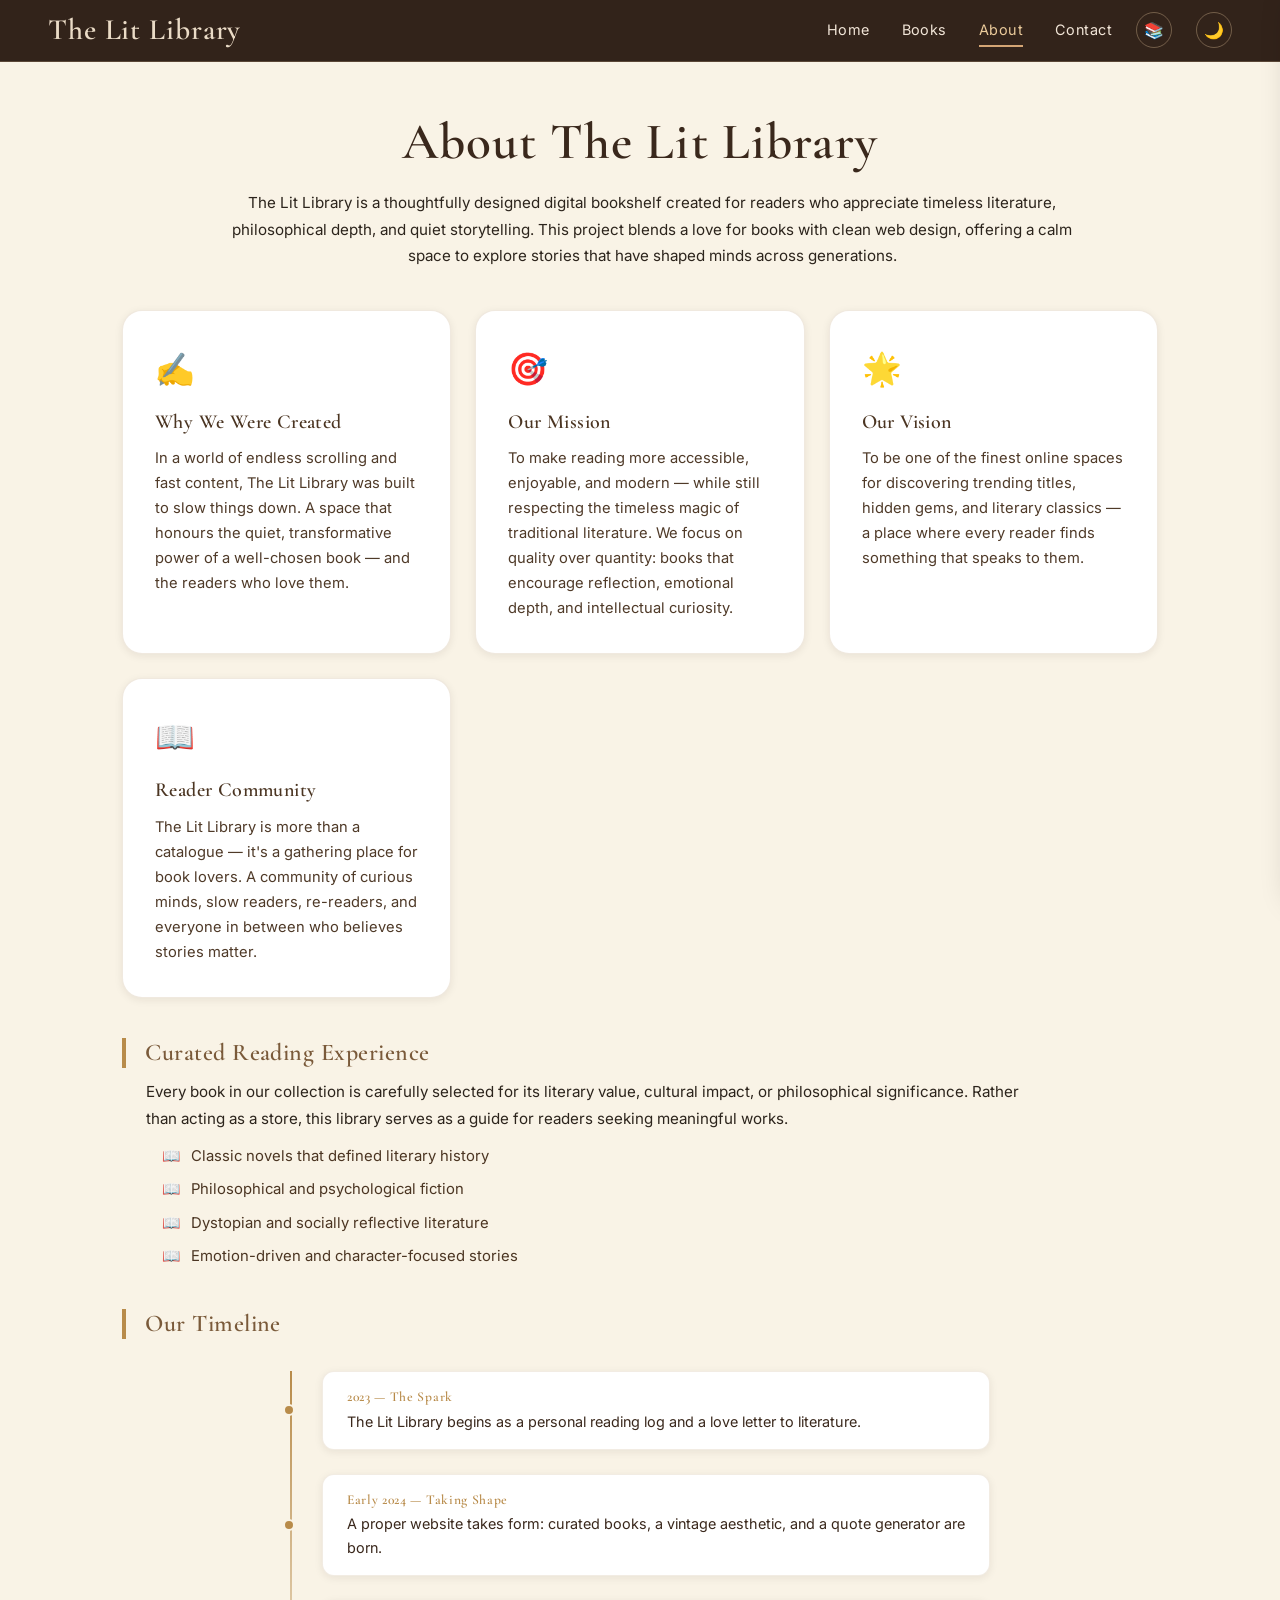
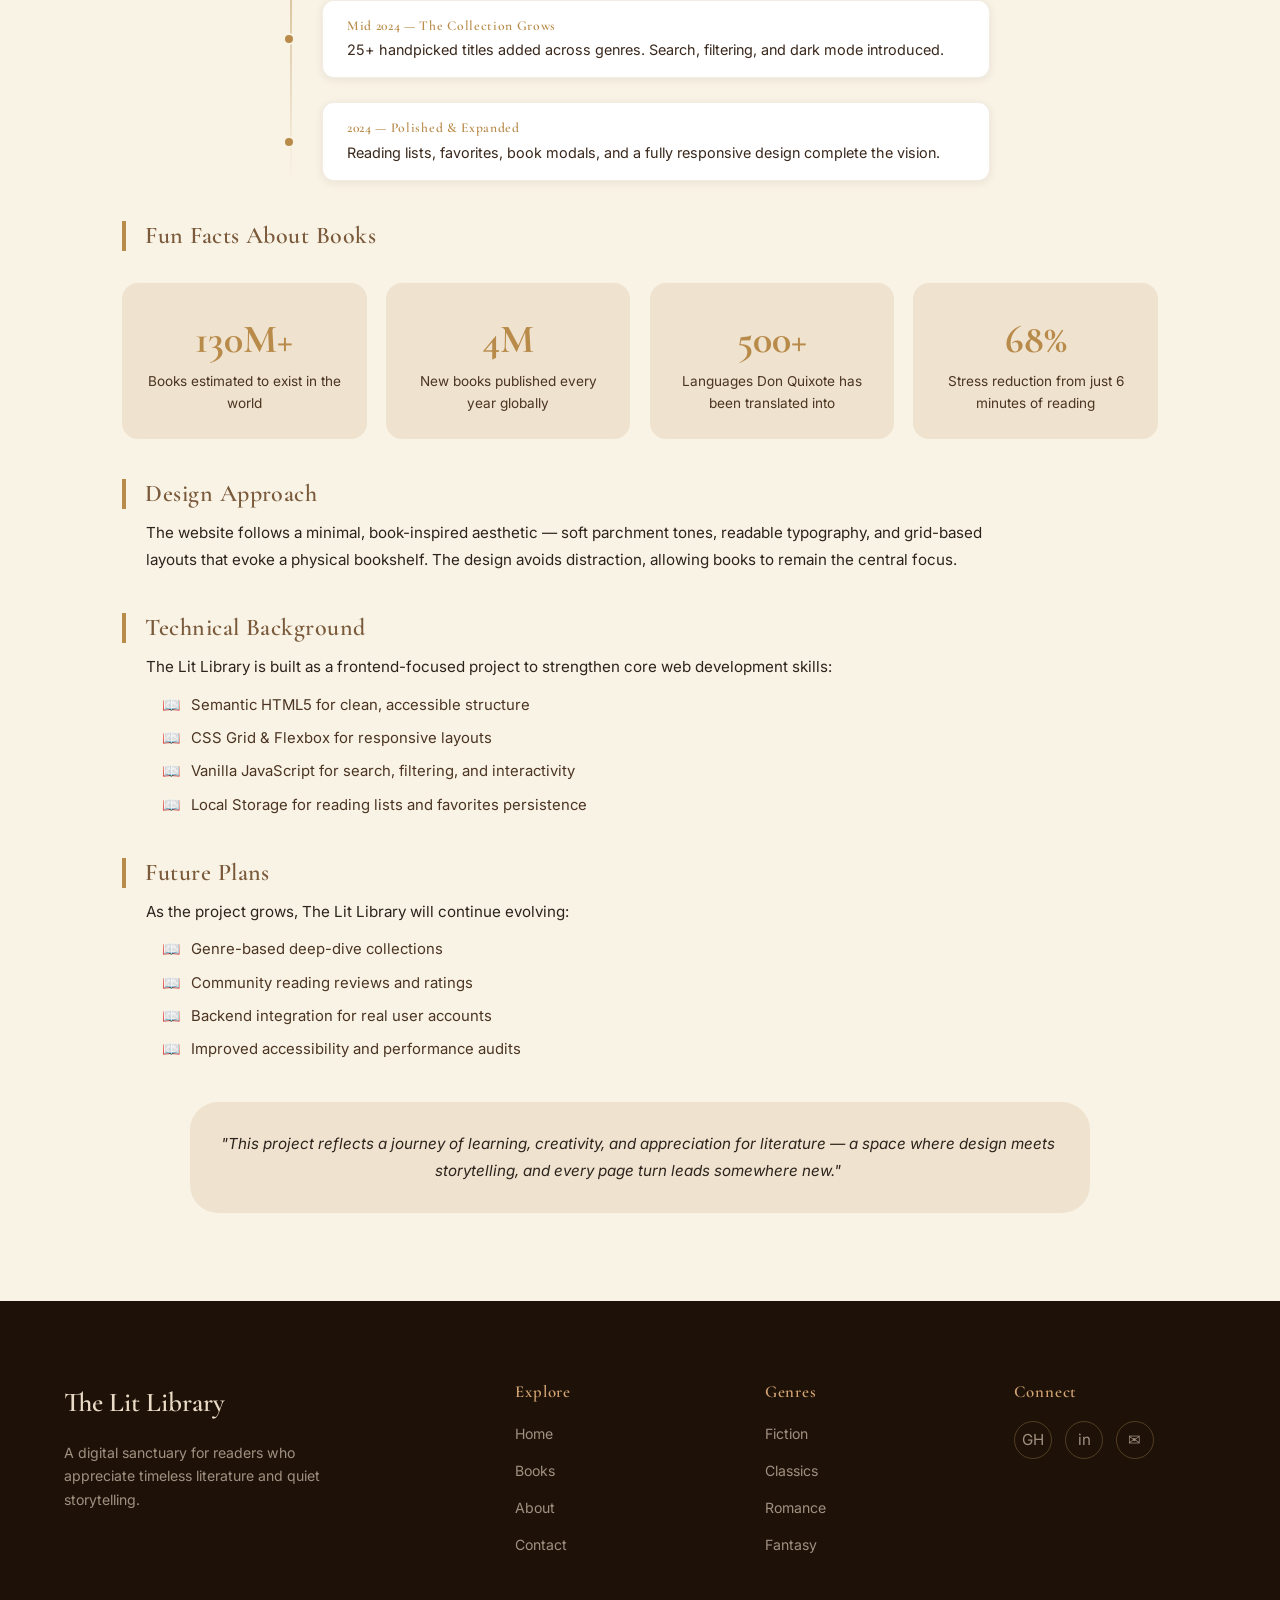
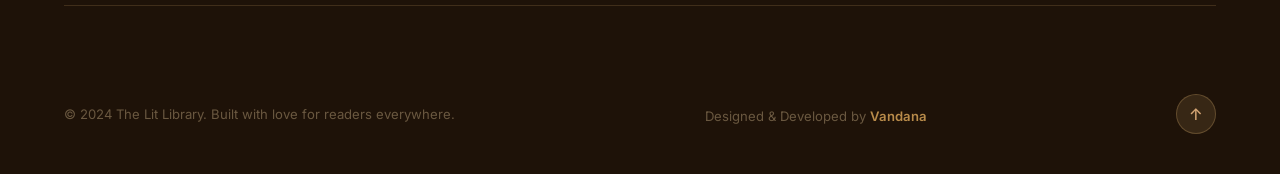
<file: about.html>
<!DOCTYPE html>
<html lang="en">
<head>
  <meta charset="UTF-8">
  <meta name="viewport" content="width=device-width, initial-scale=1.0">
  <title>The Lit Library | About Us</title>
  <meta name="description" content="Learn about The Lit Library — our story, mission, vision, and the reader community behind the project.">
  <link rel="stylesheet" href="style.css">
</head>
<body>

<!-- ===== NAVIGATION ===== -->
<nav role="navigation" aria-label="Main navigation">
  <h1><a href="index.html" aria-label="The Lit Library Home">The Lit Library</a></h1>
  <div class="nav-controls">
    <ul id="nav-links">
      <li><a href="index.html">Home</a></li>
      <li><a href="books.html">Books</a></li>
      <li><a href="about.html" class="active" aria-current="page">About</a></li>
      <li><a href="contact.html">Contact</a></li>
    </ul>
    <button class="nav-rl-btn" id="rl-toggle-btn" aria-label="Open reading list">
      📚
      <span class="rl-count" id="rl-count" aria-live="polite" style="display:none">0</span>
    </button>
    <button class="dark-toggle" id="dark-toggle" aria-label="Toggle dark mode">🌙</button>
    <button class="hamburger" id="hamburger" aria-label="Toggle menu" aria-expanded="false">
      <span></span><span></span><span></span>
    </button>
  </div>
</nav>

<!-- ===== READING LIST PANEL ===== -->
<aside class="reading-list-panel" id="reading-list-panel" aria-label="Reading list">
  <div class="rl-header">
    <h3>📚 Reading List</h3>
    <button class="rl-close" id="rl-close" aria-label="Close reading list">✕</button>
  </div>
  <div class="rl-list" id="rl-list">
    <p class="rl-empty">Your reading list is empty.</p>
  </div>
</aside>

<!-- ===== ABOUT CONTENT ===== -->
<main class="about-section" aria-label="About The Lit Library">

  <h1 class="fade-in">About The Lit Library</h1>
  <p class="about-intro fade-in">
    The Lit Library is a thoughtfully designed digital bookshelf created for readers who appreciate timeless literature, philosophical depth, and quiet storytelling. This project blends a love for books with clean web design, offering a calm space to explore stories that have shaped minds across generations.
  </p>

  <!-- Cards: Mission, Vision, Community -->
  <div class="about-cards" aria-label="Core values">
    <article class="about-card fade-in">
      <span class="about-card-icon" aria-hidden="true">✍️</span>
      <h3>Why We Were Created</h3>
      <p>In a world of endless scrolling and fast content, The Lit Library was built to slow things down. A space that honours the quiet, transformative power of a well-chosen book — and the readers who love them.</p>
    </article>
    <article class="about-card fade-in">
      <span class="about-card-icon" aria-hidden="true">🎯</span>
      <h3>Our Mission</h3>
      <p>To make reading more accessible, enjoyable, and modern — while still respecting the timeless magic of traditional literature. We focus on quality over quantity: books that encourage reflection, emotional depth, and intellectual curiosity.</p>
    </article>
    <article class="about-card fade-in">
      <span class="about-card-icon" aria-hidden="true">🌟</span>
      <h3>Our Vision</h3>
      <p>To be one of the finest online spaces for discovering trending titles, hidden gems, and literary classics — a place where every reader finds something that speaks to them.</p>
    </article>
    <article class="about-card fade-in">
      <span class="about-card-icon" aria-hidden="true">📖</span>
      <h3>Reader Community</h3>
      <p>The Lit Library is more than a catalogue — it's a gathering place for book lovers. A community of curious minds, slow readers, re-readers, and everyone in between who believes stories matter.</p>
    </article>
  </div>

  <!-- Curated Experience -->
  <h2 class="fade-in">Curated Reading Experience</h2>
  <p class="fade-in">Every book in our collection is carefully selected for its literary value, cultural impact, or philosophical significance. Rather than acting as a store, this library serves as a guide for readers seeking meaningful works.</p>
  <ul class="about-list fade-in" aria-label="What we curate">
    <li>Classic novels that defined literary history</li>
    <li>Philosophical and psychological fiction</li>
    <li>Dystopian and socially reflective literature</li>
    <li>Emotion-driven and character-focused stories</li>
  </ul>

  <!-- Timeline -->
  <h2 class="fade-in">Our Timeline</h2>
  <div class="timeline fade-in" aria-label="Project timeline">
    <div class="timeline-item">
      <h4>2023 — The Spark</h4>
      <p>The Lit Library begins as a personal reading log and a love letter to literature.</p>
    </div>
    <div class="timeline-item">
      <h4>Early 2024 — Taking Shape</h4>
      <p>A proper website takes form: curated books, a vintage aesthetic, and a quote generator are born.</p>
    </div>
    <div class="timeline-item">
      <h4>Mid 2024 — The Collection Grows</h4>
      <p>25+ handpicked titles added across genres. Search, filtering, and dark mode introduced.</p>
    </div>
    <div class="timeline-item">
      <h4>2024 — Polished &amp; Expanded</h4>
      <p>Reading lists, favorites, book modals, and a fully responsive design complete the vision.</p>
    </div>
  </div>

  <!-- Fun Facts -->
  <h2 class="fade-in">Fun Facts About Books</h2>
  <div class="fun-facts fade-in" aria-label="Book statistics">
    <div class="fun-fact">
      <span class="fact-number" aria-label="130 million books">130M+</span>
      <p>Books estimated to exist in the world</p>
    </div>
    <div class="fun-fact">
      <span class="fact-number" aria-label="4 million books published yearly">4M</span>
      <p>New books published every year globally</p>
    </div>
    <div class="fun-fact">
      <span class="fact-number" aria-label="Don Quixote most translated book">500+</span>
      <p>Languages Don Quixote has been translated into</p>
    </div>
    <div class="fun-fact">
      <span class="fact-number" aria-label="Reading reduces stress by 68%">68%</span>
      <p>Stress reduction from just 6 minutes of reading</p>
    </div>
  </div>

  <!-- Design Approach -->
  <h2 class="fade-in">Design Approach</h2>
  <p class="fade-in">The website follows a minimal, book-inspired aesthetic — soft parchment tones, readable typography, and grid-based layouts that evoke a physical bookshelf. The design avoids distraction, allowing books to remain the central focus.</p>

  <!-- Technical Background -->
  <h2 class="fade-in">Technical Background</h2>
  <p class="fade-in">The Lit Library is built as a frontend-focused project to strengthen core web development skills:</p>
  <ul class="about-list fade-in">
    <li>Semantic HTML5 for clean, accessible structure</li>
    <li>CSS Grid &amp; Flexbox for responsive layouts</li>
    <li>Vanilla JavaScript for search, filtering, and interactivity</li>
    <li>Local Storage for reading lists and favorites persistence</li>
  </ul>

  <!-- Future Plans -->
  <h2 class="fade-in">Future Plans</h2>
  <p class="fade-in">As the project grows, The Lit Library will continue evolving:</p>
  <ul class="about-list fade-in">
    <li>Genre-based deep-dive collections</li>
    <li>Community reading reviews and ratings</li>
    <li>Backend integration for real user accounts</li>
    <li>Improved accessibility and performance audits</li>
  </ul>

  <!-- Closing note -->
  <p class="about-note fade-in">
    "This project reflects a journey of learning, creativity, and appreciation for literature — a space where design meets storytelling, and every page turn leads somewhere new."
  </p>

</main>

<!-- Footer -->
<footer class="site-footer" role="contentinfo" aria-label="Site footer">
  <div class="footer-top">
    <div class="footer-brand">
      <span class="footer-logo">The Lit Library</span>
      <p>A digital sanctuary for readers who appreciate timeless literature and quiet storytelling.</p>
    </div>
    <div class="footer-col">
      <h4>Explore</h4>
      <ul>
        <li><a href="index.html">Home</a></li>
        <li><a href="books.html">Books</a></li>
        <li><a href="about.html">About</a></li>
        <li><a href="contact.html">Contact</a></li>
      </ul>
    </div>
    <div class="footer-col">
      <h4>Genres</h4>
      <ul>
        <li><a href="books.html">Fiction</a></li>
        <li><a href="books.html">Classics</a></li>
        <li><a href="books.html">Romance</a></li>
        <li><a href="books.html">Fantasy</a></li>
      </ul>
    </div>
    <div class="footer-col">
      <h4>Connect</h4>
      <div class="footer-social-links">
        <a href="https://github.com" class="social-icon" target="_blank" rel="noopener noreferrer" aria-label="GitHub">GH</a>
        <a href="https://linkedin.com" class="social-icon" target="_blank" rel="noopener noreferrer" aria-label="LinkedIn">in</a>
        <a href="mailto:litlibrary.contact@gmail.com" class="social-icon" aria-label="Email">✉</a>
      </div>
    </div>
  </div>
  <div class="footer-bottom">
    <p>© 2024 The Lit Library. Built with love for readers everywhere.</p>
    <p class="footer-credit">Designed &amp; Developed by <strong><a href="https://github.com/VandanaCoder" target="_blank">Vandana</a></strong></p>
    <button class="scroll-top-btn" id="footer-scroll-top" aria-label="Scroll to top">↑</button>
  </div>
</footer>

<!-- Toast -->
<div class="toast" id="toast" role="status" aria-live="polite"></div>

<!-- Back to top -->
<button class="back-to-top" id="back-to-top" aria-label="Scroll to top">↑</button>

<script src="script.js"></script>
</body>
</html>
</file>
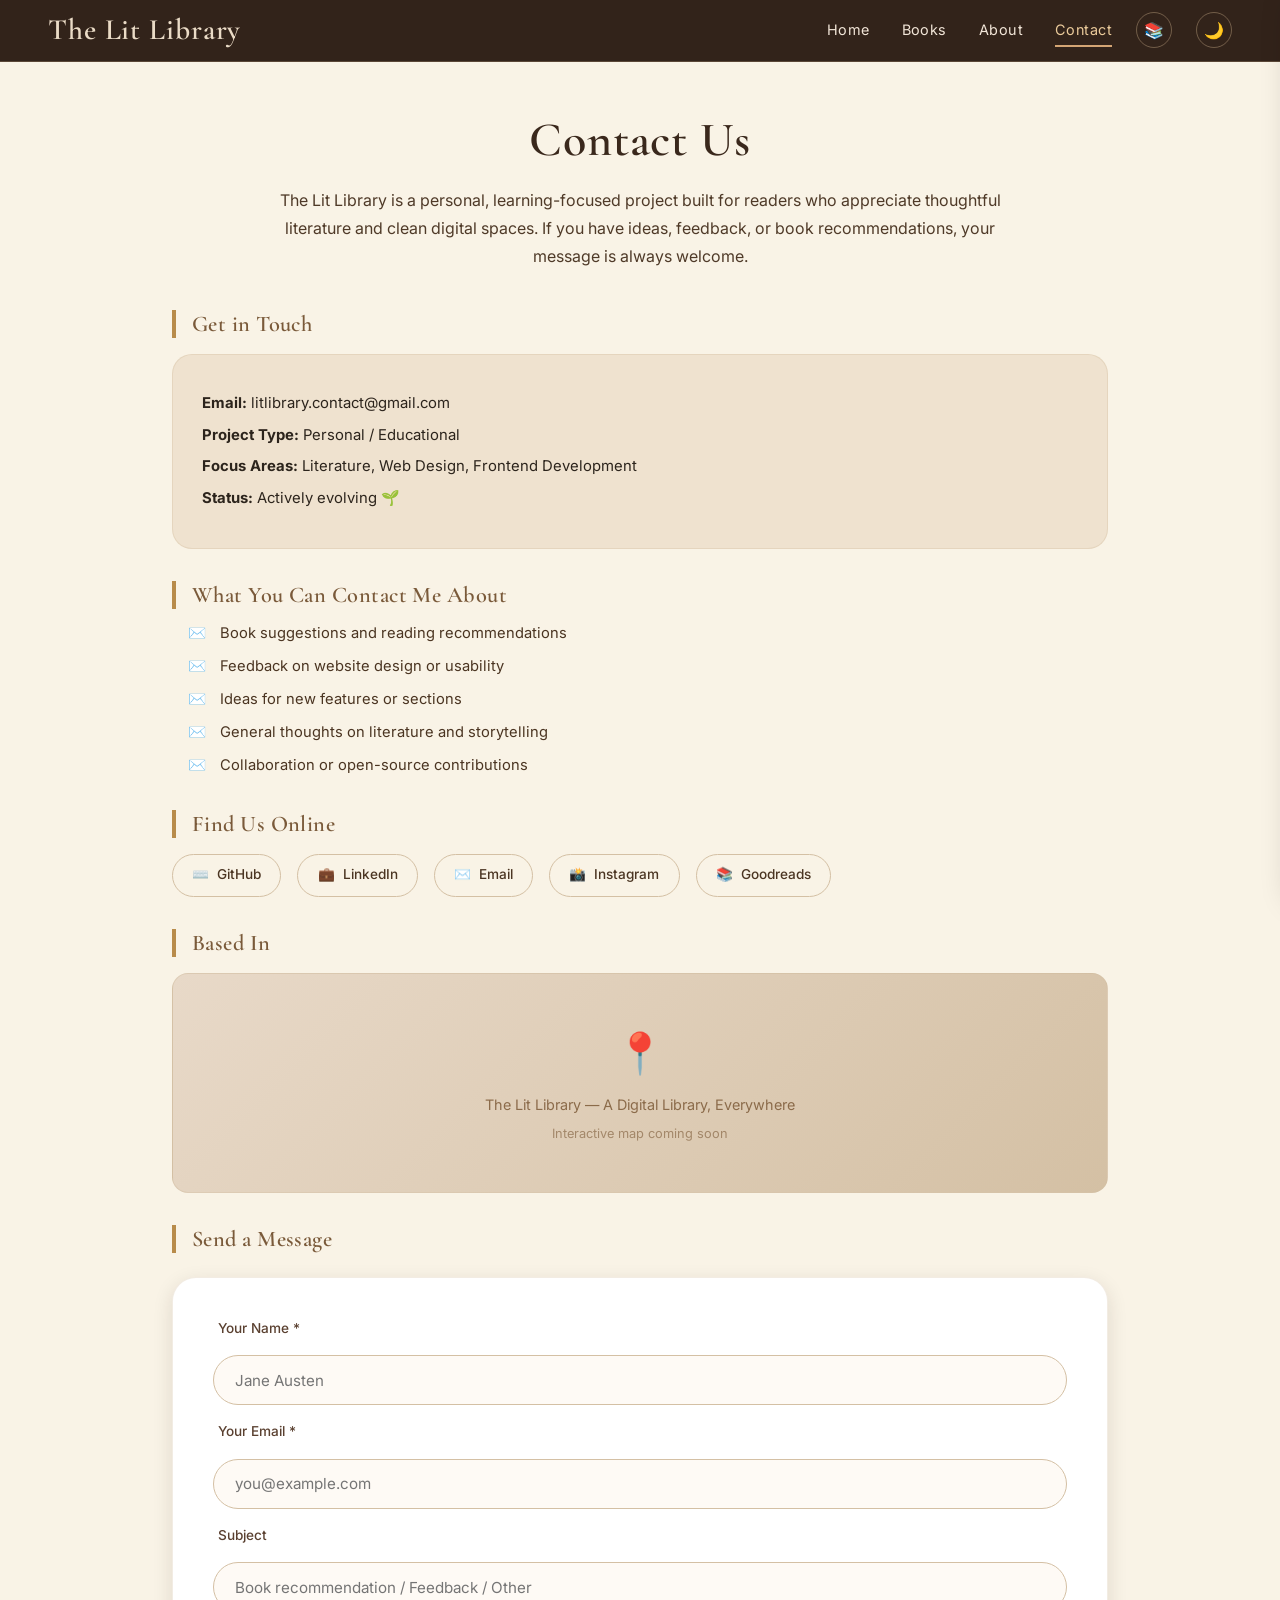
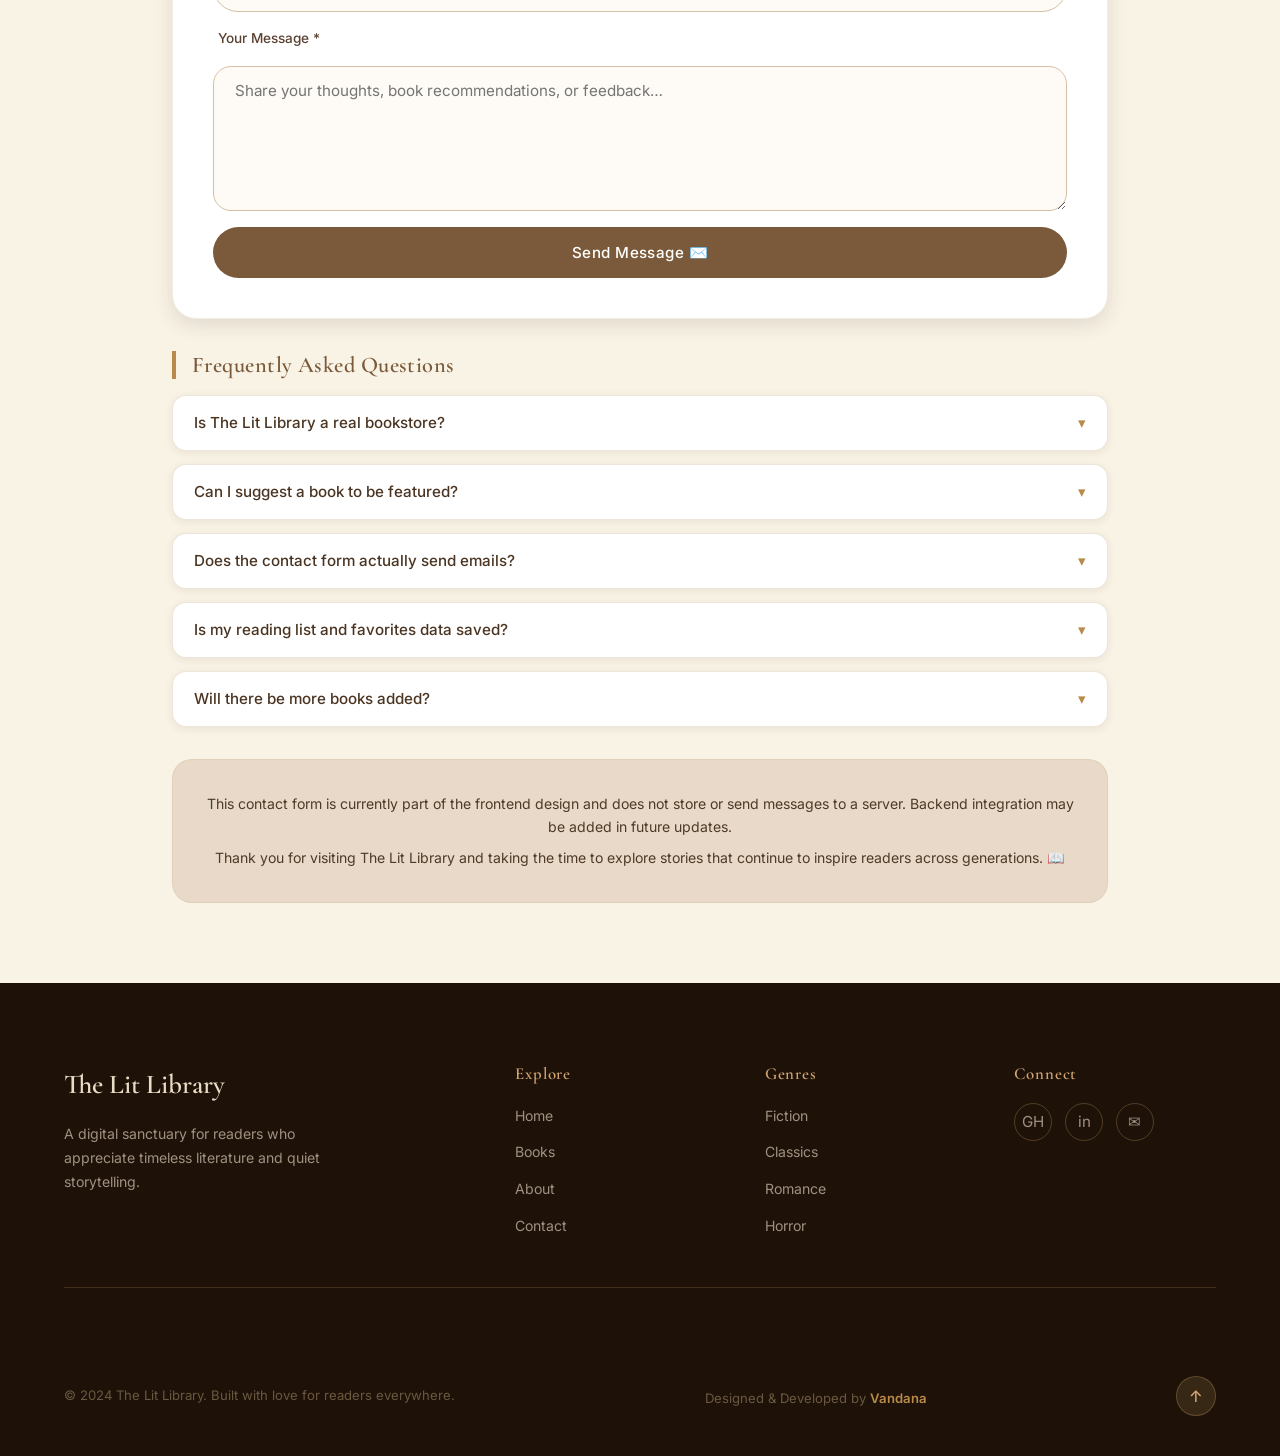
<file: contact.html>
<!DOCTYPE html>
<html lang="en">
<head>
  <meta charset="UTF-8">
  <meta name="viewport" content="width=device-width, initial-scale=1.0">
  <title>The Lit Library | Contact</title>
  <meta name="description" content="Get in touch with The Lit Library — share book recommendations, feedback, or ideas.">
  <link rel="stylesheet" href="style.css">
</head>
<body>

<!-- ===== NAVIGATION ===== -->
<nav role="navigation" aria-label="Main navigation">
  <h1><a href="index.html" aria-label="The Lit Library Home">The Lit Library</a></h1>
  <div class="nav-controls">
    <ul id="nav-links">
      <li><a href="index.html">Home</a></li>
      <li><a href="books.html">Books</a></li>
      <li><a href="about.html">About</a></li>
      <li><a href="contact.html" class="active" aria-current="page">Contact</a></li>
    </ul>
    <button class="nav-rl-btn" id="rl-toggle-btn" aria-label="Open reading list">
      📚
      <span class="rl-count" id="rl-count" aria-live="polite" style="display:none">0</span>
    </button>
    <button class="dark-toggle" id="dark-toggle" aria-label="Toggle dark mode">🌙</button>
    <button class="hamburger" id="hamburger" aria-label="Toggle menu" aria-expanded="false">
      <span></span><span></span><span></span>
    </button>
  </div>
</nav>

<!-- ===== READING LIST PANEL ===== -->
<aside class="reading-list-panel" id="reading-list-panel" aria-label="Reading list">
  <div class="rl-header">
    <h3>📚 Reading List</h3>
    <button class="rl-close" id="rl-close" aria-label="Close reading list">✕</button>
  </div>
  <div class="rl-list" id="rl-list">
    <p class="rl-empty">Your reading list is empty.</p>
  </div>
</aside>

<!-- ===== CONTACT CONTENT ===== -->
<main class="contact-section" aria-label="Contact page">

  <h1 class="fade-in">Contact Us</h1>
  <p class="contact-intro fade-in">
    The Lit Library is a personal, learning-focused project built for readers who appreciate thoughtful literature and clean digital spaces. If you have ideas, feedback, or book recommendations, your message is always welcome.
  </p>

  <!-- Get In Touch Info -->
  <h2 class="fade-in">Get in Touch</h2>
  <div class="contact-info fade-in">
    <p><strong>Email:</strong> litlibrary.contact@gmail.com</p>
    <p><strong>Project Type:</strong> Personal / Educational</p>
    <p><strong>Focus Areas:</strong> Literature, Web Design, Frontend Development</p>
    <p><strong>Status:</strong> Actively evolving 🌱</p>
  </div>

  <!-- What To Contact About -->
  <h2 class="fade-in">What You Can Contact Me About</h2>
  <ul class="contact-extra-ul fade-in" aria-label="Topics for contact">
    <li>Book suggestions and reading recommendations</li>
    <li>Feedback on website design or usability</li>
    <li>Ideas for new features or sections</li>
    <li>General thoughts on literature and storytelling</li>
    <li>Collaboration or open-source contributions</li>
  </ul>

  <!-- Social Media -->
  <h2 class="fade-in">Find Us Online</h2>
  <div class="contact-social fade-in" role="list" aria-label="Social media links">
    <a href="https://github.com" class="contact-social-link" target="_blank" rel="noopener noreferrer" role="listitem" aria-label="GitHub">
      <span aria-hidden="true">⌨️</span> GitHub
    </a>
    <a href="https://linkedin.com" class="contact-social-link" target="_blank" rel="noopener noreferrer" role="listitem" aria-label="LinkedIn">
      <span aria-hidden="true">💼</span> LinkedIn
    </a>
    <a href="mailto:litlibrary.contact@gmail.com" class="contact-social-link" role="listitem" aria-label="Email">
      <span aria-hidden="true">✉️</span> Email
    </a>
    <a href="https://instagram.com" class="contact-social-link" target="_blank" rel="noopener noreferrer" role="listitem" aria-label="Instagram">
      <span aria-hidden="true">📸</span> Instagram
    </a>
    <a href="https://goodreads.com" class="contact-social-link" target="_blank" rel="noopener noreferrer" role="listitem" aria-label="Goodreads">
      <span aria-hidden="true">📚</span> Goodreads
    </a>
  </div>

  <!-- Map Placeholder -->
  <h2 class="fade-in">Based In</h2>
  <div class="map-placeholder fade-in" role="img" aria-label="Map showing project location">
    <span class="map-icon" aria-hidden="true">📍</span>
    <p>The Lit Library — A Digital Library, Everywhere</p>
    <p style="font-size:0.8rem;opacity:0.7;">Interactive map coming soon</p>
  </div>

  <!-- Contact Form -->
  <h2 class="fade-in">Send a Message</h2>
  <div class="form-success" id="form-success" role="alert" aria-live="assertive">
    ✓ Thank you! Your message has been received. We'll get back to you soon.
  </div>
  <div class="form-error" id="form-error" role="alert" aria-live="assertive">
    Please fill in all fields correctly before submitting.
  </div>

  <form class="contact-form fade-in" id="contactForm" novalidate aria-label="Contact form">
    <label for="contact-name" style="font-size:0.85rem;color:#5a4030;font-weight:500;padding-left:0.3rem;">Your Name *</label>
    <input
      type="text"
      id="contact-name"
      name="name"
      placeholder="Jane Austen"
      required
      autocomplete="name"
      aria-required="true"
    >
    <label for="contact-email" style="font-size:0.85rem;color:#5a4030;font-weight:500;padding-left:0.3rem;">Your Email *</label>
    <input
      type="email"
      id="contact-email"
      name="email"
      placeholder="you@example.com"
      required
      autocomplete="email"
      aria-required="true"
    >
    <label for="contact-subject" style="font-size:0.85rem;color:#5a4030;font-weight:500;padding-left:0.3rem;">Subject</label>
    <input
      type="text"
      id="contact-subject"
      name="subject"
      placeholder="Book recommendation / Feedback / Other"
      autocomplete="off"
    >
    <label for="contact-message" style="font-size:0.85rem;color:#5a4030;font-weight:500;padding-left:0.3rem;">Your Message *</label>
    <textarea
      id="contact-message"
      name="message"
      placeholder="Share your thoughts, book recommendations, or feedback…"
      rows="6"
      required
      aria-required="true"
    ></textarea>
    <button type="submit">Send Message ✉️</button>
  </form>

  <!-- FAQ -->
  <h2 class="fade-in">Frequently Asked Questions</h2>
  <div class="faq-list fade-in" role="list" aria-label="Frequently asked questions">

    <div class="faq-item" role="listitem">
      <button class="faq-question" aria-expanded="false" aria-controls="faq-1">
        Is The Lit Library a real bookstore?
        <span class="faq-chevron" aria-hidden="true">▾</span>
      </button>
      <div class="faq-answer" id="faq-1" role="region">
        No — The Lit Library is a personal frontend project and digital curation space. It is not a commercial bookstore and does not sell or distribute books.
      </div>
    </div>

    <div class="faq-item" role="listitem">
      <button class="faq-question" aria-expanded="false" aria-controls="faq-2">
        Can I suggest a book to be featured?
        <span class="faq-chevron" aria-hidden="true">▾</span>
      </button>
      <div class="faq-answer" id="faq-2" role="region">
        Absolutely! Use the contact form above to suggest a title. We love hearing from fellow readers and actively consider community recommendations.
      </div>
    </div>

    <div class="faq-item" role="listitem">
      <button class="faq-question" aria-expanded="false" aria-controls="faq-3">
        Does the contact form actually send emails?
        <span class="faq-chevron" aria-hidden="true">▾</span>
      </button>
      <div class="faq-answer" id="faq-3" role="region">
        Not yet — the form is currently a frontend demo. Backend integration is planned for a future update. For now, you can reach us directly at litlibrary.contact@gmail.com.
      </div>
    </div>

    <div class="faq-item" role="listitem">
      <button class="faq-question" aria-expanded="false" aria-controls="faq-4">
        Is my reading list and favorites data saved?
        <span class="faq-chevron" aria-hidden="true">▾</span>
      </button>
      <div class="faq-answer" id="faq-4" role="region">
        Yes! Your reading list and favorite books are saved in your browser's Local Storage, so they persist across page refreshes. They are stored locally on your device only.
      </div>
    </div>

    <div class="faq-item" role="listitem">
      <button class="faq-question" aria-expanded="false" aria-controls="faq-5">
        Will there be more books added?
        <span class="faq-chevron" aria-hidden="true">▾</span>
      </button>
      <div class="faq-answer" id="faq-5" role="region">
        Yes! The collection is actively growing. New genres, titles, and curation features are planned. Check back regularly or follow us on social media for updates.
      </div>
    </div>

  </div>

  <!-- Disclaimer note -->
  <div class="contact-note fade-in">
    <p>This contact form is currently part of the frontend design and does not store or send messages to a server. Backend integration may be added in future updates.</p>
    <p>Thank you for visiting The Lit Library and taking the time to explore stories that continue to inspire readers across generations. 📖</p>
  </div>

</main>

<!-- Footer -->
<footer class="site-footer" role="contentinfo" aria-label="Site footer">
  <div class="footer-top">
    <div class="footer-brand">
      <span class="footer-logo">The Lit Library</span>
      <p>A digital sanctuary for readers who appreciate timeless literature and quiet storytelling.</p>
    </div>
    <div class="footer-col">
      <h4>Explore</h4>
      <ul>
        <li><a href="index.html">Home</a></li>
        <li><a href="books.html">Books</a></li>
        <li><a href="about.html">About</a></li>
        <li><a href="contact.html">Contact</a></li>
      </ul>
    </div>
    <div class="footer-col">
      <h4>Genres</h4>
      <ul>
        <li><a href="books.html">Fiction</a></li>
        <li><a href="books.html">Classics</a></li>
        <li><a href="books.html">Romance</a></li>
        <li><a href="books.html">Horror</a></li>
      </ul>
    </div>
    <div class="footer-col">
      <h4>Connect</h4>
      <div class="footer-social-links">
        <a href="https://github.com" class="social-icon" target="_blank" rel="noopener noreferrer" aria-label="GitHub">GH</a>
        <a href="https://linkedin.com" class="social-icon" target="_blank" rel="noopener noreferrer" aria-label="LinkedIn">in</a>
        <a href="mailto:litlibrary.contact@gmail.com" class="social-icon" aria-label="Email">✉</a>
      </div>
    </div>
  </div>
  <div class="footer-bottom">
    <p>© 2024 The Lit Library. Built with love for readers everywhere.</p>
    <p class="footer-credit">Designed &amp; Developed by <strong><a href="https://github.com/VandanaCoder" target="_blank">Vandana</a></strong></p>
    <button class="scroll-top-btn" id="footer-scroll-top" aria-label="Scroll to top">↑</button>
  </div>
</footer>

<!-- Toast -->
<div class="toast" id="toast" role="status" aria-live="polite"></div>

<!-- Back to top -->
<button class="back-to-top" id="back-to-top" aria-label="Scroll to top">↑</button>

<script src="script.js"></script>
</body>
</html>
</file>
<file: style.css>
/* ============================================================
   THE LIT LIBRARY — style.css
   Single consolidated stylesheet. No duplicates.
   Color palette: parchment, espresso, warm taupe, golden accents.
   ============================================================ */

/* ---------- GOOGLE FONTS ---------- */
@import url('https://fonts.googleapis.com/css2?family=Cormorant+Garamond:ital,wght@0,300;0,400;0,500;0,600;0,700;1,300;1,400;1,600&family=Inter:wght@300;400;500;600&display=swap');

/* ---------- RESET & ROOT ---------- */
*, *::before, *::after {
  margin: 0;
  padding: 0;
  box-sizing: border-box;
}

:root {
  /* Core palette */
  --parchment:        #F9F3E6;
  --aged-paper:       #EADBC6;
  --espresso:         #2A1B12;
  --warm-taupe:       #8B6B4A;
  --golden:           #B88B4A;
  --golden-light:     #d4a574;
  --cream:            #efe2cf;
  --ink:              #1f1a14;
  --brown-mid:        #7a5a3a;
  --brown-dark:       #4b3522;
  --brown-deep:       #3a281c;

  /* Dark mode palette */
  --dm-bg:            #1a1108;
  --dm-surface:       #241910;
  --dm-surface2:      #2e2010;
  --dm-text:          #e8d5b7;
  --dm-text-muted:    #a08060;
  --dm-golden:        #c9975a;
  --dm-border:        rgba(180,140,90,0.25);

  /* Transitions */
  --trans-fast:       0.2s ease;
  --trans-med:        0.35s ease;
  --trans-slow:       0.5s ease;

  /* Shadows */
  --shadow-sm:        0 2px 8px rgba(42,27,18,0.08);
  --shadow-md:        0 6px 20px rgba(42,27,18,0.12);
  --shadow-lg:        0 12px 40px rgba(42,27,18,0.18);
}

/* ---------- BASE ELEMENTS ---------- */
html {
  scroll-behavior: smooth;
}

body {
  font-family: 'Cormorant Garamond', Georgia, serif;
  background: var(--parchment);
  color: var(--ink);
  line-height: 1.6;
  transition: background var(--trans-med), color var(--trans-med);
}

h1, h2, h3, h4, h5 {
  font-family: 'Cormorant Garamond', serif;
  font-weight: 600;
  letter-spacing: 0.02em;
  line-height: 1.25;
}

p, li, a, button, input, textarea, label, span {
  font-family: 'Inter', sans-serif;
}

a {
  color: inherit;
  text-decoration: none;
}

img {
  display: block;
  max-width: 100%;
}

ul {
  list-style: none;
}

/* ---------- DARK MODE ---------- */
body.dark-mode {
  background: var(--dm-bg);
  color: var(--dm-text);
}

body.dark-mode nav {
  background: rgba(10, 6, 2, 0.96);
  border-bottom-color: var(--dm-border);
}

body.dark-mode .wholebody,
body.dark-mode .book-wholebody {
  background-color: var(--dm-bg);
}

body.dark-mode .Welcome p,
body.dark-mode .Home-Detail {
  background: rgba(36, 25, 16, 0.9);
  color: var(--dm-text);
}

body.dark-mode .Home-Detail h2,
body.dark-mode .Home-Detail p {
  color: var(--dm-text);
}

body.dark-mode .Tranding-Books h2,
body.dark-mode .booktitle p {
  color: var(--dm-text);
}

body.dark-mode .Books {
  background: var(--dm-surface);
}

body.dark-mode .Books h2,
body.dark-mode .booktype,
body.dark-mode .booktype2,
body.dark-mode .booktype3,
body.dark-mode .booktype4,
body.dark-mode .booktype5 {
  color: var(--dm-golden);
}

body.dark-mode .bookdetail p,
body.dark-mode .bookdetail1 p,
body.dark-mode .bookdetail2 p,
body.dark-mode .bookdetail3 p,
body.dark-mode .bookdetail4 p,
body.dark-mode .bookdetail5 p {
  color: var(--dm-text);
}

body.dark-mode .aboutus-image {
  background: rgba(36, 25, 16, 0.92);
  color: var(--dm-text);
}

body.dark-mode .aboutus-image h2,
body.dark-mode .aboutus-image p {
  color: var(--dm-text);
}

body.dark-mode .ContactUs {
  background: var(--dm-surface);
}

body.dark-mode .connect1 h2,
body.dark-mode .connect1 p {
  color: var(--dm-text);
}

body.dark-mode .About {
  background: rgba(10, 6, 2, 0.98);
}

body.dark-mode .book-card {
  background: var(--dm-surface2);
  border-color: var(--dm-border);
}

body.dark-mode .book-card-three h3,
body.dark-mode .book-card-three .desc {
  color: var(--dm-text);
}

body.dark-mode .genre {
  background: var(--dm-surface);
  color: var(--dm-golden);
}

body.dark-mode .search-bar input {
  background: var(--dm-surface2);
  border-color: var(--dm-border);
  color: var(--dm-text);
}

body.dark-mode .filter-btn {
  background: var(--dm-surface2);
  border-color: var(--dm-border);
  color: var(--dm-text);
}

body.dark-mode .filter-btn.active {
  background: var(--dm-golden);
  color: #1a1108;
}

body.dark-mode .book-modal-inner {
  background: var(--dm-surface);
  color: var(--dm-text);
}

body.dark-mode .modal-genre-badge {
  background: var(--dm-surface2);
  color: var(--dm-golden);
}

body.dark-mode .featured-book {
  background: var(--dm-surface);
}

body.dark-mode .featured-book h3,
body.dark-mode .featured-book p {
  color: var(--dm-text);
}

body.dark-mode .about-section {
  background: var(--dm-bg);
  color: var(--dm-text);
}

body.dark-mode .about-section h1,
body.dark-mode .about-section h2 {
  color: var(--dm-golden);
}

body.dark-mode .about-section p,
body.dark-mode .about-intro,
body.dark-mode .about-list li {
  color: var(--dm-text);
}

body.dark-mode .about-note,
body.dark-mode .about-card {
  background: var(--dm-surface2);
  color: var(--dm-text);
}

body.dark-mode .contact-section {
  background: var(--dm-bg);
}

body.dark-mode .contact-section h1,
body.dark-mode .contact-section h2,
body.dark-mode .contact-intro {
  color: var(--dm-text);
}

body.dark-mode .contact-info {
  background: var(--dm-surface2);
}

body.dark-mode .contact-info p,
body.dark-mode .contact-extra-ul li {
  color: var(--dm-text);
}

body.dark-mode .contact-form {
  background: var(--dm-surface2);
}

body.dark-mode .contact-form input,
body.dark-mode .contact-form textarea {
  background: var(--dm-surface);
  border-color: var(--dm-border);
  color: var(--dm-text);
}

body.dark-mode .contact-note {
  background: var(--dm-surface2);
  color: var(--dm-text);
}

body.dark-mode .faq-item {
  background: var(--dm-surface2);
  border-color: var(--dm-border);
}

body.dark-mode .faq-question {
  color: var(--dm-text);
}

body.dark-mode .faq-answer {
  color: var(--dm-text-muted);
}

body.dark-mode .reading-list-panel {
  background: var(--dm-surface);
}

body.dark-mode .reading-list-item {
  background: var(--dm-surface2);
  color: var(--dm-text);
}

body.dark-mode .h1-p {
  background: var(--dm-bg);
}

body.dark-mode .book-h1,
body.dark-mode .book-p {
  color: var(--dm-text);
}

/* ---------- SCROLL ANIMATIONS ---------- */
.fade-in {
  opacity: 0;
  transform: translateY(30px);
  transition: opacity 0.7s ease, transform 0.7s ease;
}

.fade-in.visible {
  opacity: 1;
  transform: translateY(0);
}

.slide-up {
  opacity: 0;
  transform: translateY(50px);
  transition: opacity 0.6s ease, transform 0.6s ease;
}

.slide-up.visible {
  opacity: 1;
  transform: translateY(0);
}

/* Staggered animation delays */
.fade-in:nth-child(2) { transition-delay: 0.1s; }
.fade-in:nth-child(3) { transition-delay: 0.2s; }
.fade-in:nth-child(4) { transition-delay: 0.3s; }

/* ---------- NAVIGATION ---------- */
nav {
  display: flex;
  align-items: center;
  justify-content: space-between;
  background: rgba(42, 27, 18, 0.96);
  backdrop-filter: blur(12px);
  -webkit-backdrop-filter: blur(12px);
  position: fixed;
  top: 0;
  left: 0;
  width: 100%;
  padding: 0.75rem 3rem;
  z-index: 1000;
  border-bottom: 1px solid rgba(210, 180, 140, 0.25);
  transition: padding var(--trans-med), box-shadow var(--trans-med);
}

nav.scrolled {
  padding: 0.5rem 3rem;
  box-shadow: 0 4px 20px rgba(0,0,0,0.3);
}

/* Logo */
nav h1 a {
  text-decoration: none;
  color: #EADBC6;
  font-size: 1.85rem;
  font-family: 'Cormorant Garamond', serif;
  letter-spacing: 0.03em;
  transition: color var(--trans-fast);
}

nav h1 a:hover {
  color: var(--golden-light);
}

/* Nav controls (dark mode + hamburger + links) */
.nav-controls {
  display: flex;
  align-items: center;
  gap: 1.5rem;
}

nav ul {
  display: flex;
  gap: 2rem;
  list-style: none;
}

nav ul li a {
  color: #F2E6D8;
  text-decoration: none;
  font-size: 0.9rem;
  font-weight: 400;
  padding: 0.4rem 0;
  border-bottom: 2px solid transparent;
  transition: color var(--trans-fast), border-color var(--trans-fast);
  letter-spacing: 0.03em;
}

nav ul li a:hover,
nav ul li a.active {
  color: #EBCB9B;
  border-bottom-color: var(--golden-light);
}

/* Dark mode toggle button */
.dark-toggle {
  background: none;
  border: 1px solid rgba(210, 180, 140, 0.4);
  color: #EADBC6;
  width: 36px;
  height: 36px;
  border-radius: 50%;
  cursor: pointer;
  font-size: 1rem;
  display: flex;
  align-items: center;
  justify-content: center;
  transition: all var(--trans-fast);
  padding: 0;
  flex-shrink: 0;
}

.dark-toggle:hover {
  background: rgba(210, 180, 140, 0.15);
  border-color: var(--golden-light);
  transform: none;
}

/* Hamburger */
.hamburger {
  display: none;
  flex-direction: column;
  gap: 5px;
  cursor: pointer;
  background: none;
  border: none;
  padding: 4px;
}

.hamburger span {
  display: block;
  width: 24px;
  height: 2px;
  background: #EADBC6;
  border-radius: 2px;
  transition: all var(--trans-med);
}

.hamburger.open span:nth-child(1) {
  transform: translateY(7px) rotate(45deg);
}
.hamburger.open span:nth-child(2) {
  opacity: 0;
  transform: scaleX(0);
}
.hamburger.open span:nth-child(3) {
  transform: translateY(-7px) rotate(-45deg);
}

/* Reading list icon in nav */
.nav-rl-btn {
  background: none;
  border: 1px solid rgba(210, 180, 140, 0.4);
  color: #EADBC6;
  width: 36px;
  height: 36px;
  border-radius: 50%;
  cursor: pointer;
  font-size: 1rem;
  display: flex;
  align-items: center;
  justify-content: center;
  position: relative;
  transition: all var(--trans-fast);
  padding: 0;
  flex-shrink: 0;
}

.nav-rl-btn:hover {
  background: rgba(210, 180, 140, 0.15);
  border-color: var(--golden-light);
  transform: none;
}

.rl-count {
  position: absolute;
  top: -4px;
  right: -4px;
  background: var(--golden);
  color: white;
  font-size: 0.65rem;
  width: 16px;
  height: 16px;
  border-radius: 50%;
  display: flex;
  align-items: center;
  justify-content: center;
  font-weight: 600;
}

/* ---------- GLOBAL BUTTON ---------- */
.btn {
  display: inline-flex;
  align-items: center;
  justify-content: center;
  gap: 0.4rem;
  background: var(--brown-mid);
  border: none;
  padding: 0.75rem 1.8rem;
  color: white;
  border-radius: 36px;
  cursor: pointer;
  transition: background var(--trans-fast), transform var(--trans-fast), box-shadow var(--trans-fast);
  font-family: 'Inter', sans-serif;
  font-size: 0.9rem;
  font-weight: 500;
  letter-spacing: 0.02em;
  position: relative;
  overflow: hidden;
  text-decoration: none;
}

.btn:hover {
  background: #936e48;
  transform: translateY(-2px);
  box-shadow: 0 6px 20px rgba(122,90,58,0.35);
}

.btn:active {
  transform: translateY(0);
}

/* Ripple effect */
.btn::after {
  content: '';
  position: absolute;
  width: 0;
  height: 0;
  border-radius: 50%;
  background: rgba(255,255,255,0.25);
  top: 50%;
  left: 50%;
  transform: translate(-50%, -50%);
  transition: width 0.4s ease, height 0.4s ease, opacity 0.4s ease;
  opacity: 0;
}

.btn:active::after {
  width: 200px;
  height: 200px;
  opacity: 0;
}

/* Legacy button classes — mapped to .btn */
button,
.rm-button,
.book-button {
  background: var(--brown-mid);
  border: none;
  padding: 0.75rem 1.8rem;
  color: white;
  border-radius: 36px;
  cursor: pointer;
  transition: background var(--trans-fast), transform var(--trans-fast), box-shadow var(--trans-fast);
  font-family: 'Inter', sans-serif;
  font-size: 0.9rem;
  font-weight: 500;
}

button:hover,
.rm-button:hover,
.book-button:hover {
  background: #936e48;
  transform: translateY(-2px);
  box-shadow: 0 6px 20px rgba(122,90,58,0.35);
}

.rm-button a,
.book-button a {
  text-decoration: none;
  color: white;
}

.rm-button {
  display: block;
  width: fit-content;
  margin: 0 auto 2rem auto;
}

/* ---------- WHOLEBODY WRAPPER ---------- */
.wholebody {
  background-color: var(--parchment);
  background-image: radial-gradient(circle at 10% 20%, rgba(139,107,74,0.03) 2%, transparent 2.5%);
  background-size: 40px 40px;
}

/* ============================================================
   HOME PAGE
   ============================================================ */

/* --- Hero --- */
.homeimage {
  background-image:
    linear-gradient(rgba(70, 40, 20, 0.35), rgba(40, 20, 10, 0.65)),
    url('https://i.postimg.cc/GpwkgJ1R/pexels-monstera-2099262.jpg');
  background-repeat: no-repeat;
  background-position: center 50%;
  background-size: cover;
  min-height: 820px;
  display: flex;
  flex-direction: column;
  align-items: center;
  justify-content: center;
  padding-top: 80px;
}

.homeintro {
  text-align: center;
  padding: 0 1.5rem;
  animation: heroFadeIn 1.2s ease both;
}

@keyframes heroFadeIn {
  from { opacity: 0; transform: translateY(30px); }
  to   { opacity: 1; transform: translateY(0); }
}

.homeintro h1 {
  font-size: clamp(2.2rem, 5vw, 4rem);
  color: #f5ead8;
  text-shadow: 0 2px 20px rgba(0,0,0,0.5);
  margin-bottom: 1rem;
}

.homeintro p {
  font-size: clamp(1rem, 2vw, 1.3rem);
  color: #e8d9c4;
  font-style: italic;
}

.Welcome {
  animation: heroFadeIn 1.4s ease 0.2s both;
}

.Welcome p {
  max-width: 760px;
  margin: 2.5rem auto;
  text-align: center;
  background: rgba(255, 248, 235, 0.78);
  padding: 1.8rem 2.2rem;
  border-radius: 24px;
  font-size: 1.05rem;
  line-height: 1.75;
  color: #2c1d12;
  backdrop-filter: blur(4px);
}

/* --- What We Offer panel --- */
.home-detail-image {
  background-image: url('https://i.postimg.cc/3x9NWGkp/pexels-rabiahanim-7574807.jpg');
  background-repeat: no-repeat;
  background-position: left center;
  background-size: 55% auto;
  padding: 8rem 4rem 8rem 0rem;
  min-height: 580px;
  display: flex;
  align-items: center;
  justify-content: flex-end;
  margin-left: 2rem;
}

.Home-Detail {
  max-width: 48%;
  padding: 2.5rem 3.5rem;
  background: rgba(249, 243, 230, 0.9);
  border-radius: 28px;
  backdrop-filter: blur(4px);
  box-shadow: var(--shadow-md);
}

.Home-Detail h2 {
  color: #5c3e25;
  border-left: 4px solid var(--golden);
  padding-left: 1rem;
  margin-top: 1.5rem;
  margin-bottom: 0.7rem;
  font-size: 1.5rem;
}

.Home-Detail h2:first-child {
  margin-top: 0;
}

.Home-Detail p {
  color: #3a281c;
  padding-left: 1.4rem;
  margin-bottom: 0.4rem;
  font-size: 0.95rem;
  position: relative;
}

.Home-Detail p::before {
  content: '›';
  position: absolute;
  left: 0;
  color: var(--golden);
  font-weight: 700;
}

/* --- Featured Book of the Week --- */
.featured-section {
  padding: 5rem 2rem;
  background: var(--cream);
  margin: 0;
}

.featured-section .section-title {
  text-align: center;
  font-size: clamp(1.8rem, 3vw, 2.6rem);
  color: var(--brown-deep);
  margin-bottom: 0.5rem;
}

.featured-section .section-subtitle {
  text-align: center;
  color: var(--warm-taupe);
  font-size: 1rem;
  margin-bottom: 3rem;
}

.featured-book {
  display: flex;
  gap: 3rem;
  align-items: center;
  max-width: 900px;
  margin: 0 auto;
  background: var(--parchment);
  border-radius: 28px;
  padding: 2.5rem;
  box-shadow: var(--shadow-md);
  border: 1px solid rgba(184, 139, 74, 0.2);
  transition: transform var(--trans-med), box-shadow var(--trans-med);
}

.featured-book:hover {
  transform: translateY(-4px);
  box-shadow: var(--shadow-lg);
}

.featured-book img {
  width: 160px;
  height: 240px;
  object-fit: cover;
  border-radius: 12px;
  box-shadow: var(--shadow-md);
  flex-shrink: 0;
}

.featured-book-info {
  flex: 1;
}

.featured-badge {
  display: inline-block;
  background: var(--golden);
  color: white;
  font-size: 0.75rem;
  font-weight: 600;
  padding: 0.25rem 0.8rem;
  border-radius: 20px;
  letter-spacing: 0.05em;
  text-transform: uppercase;
  margin-bottom: 1rem;
}

.featured-book h3 {
  font-size: 1.9rem;
  color: var(--brown-deep);
  margin-bottom: 0.3rem;
}

.featured-book .author-name {
  color: var(--warm-taupe);
  font-size: 0.95rem;
  margin-bottom: 1rem;
}

.featured-book .featured-desc {
  color: #3a281c;
  line-height: 1.7;
  margin-bottom: 1.5rem;
  font-size: 0.95rem;
}

.featured-stars {
  color: var(--golden);
  font-size: 1.1rem;
  margin-bottom: 1rem;
}

/* --- Quote Section --- */
.Quote {
  background:
    linear-gradient(rgba(42, 22, 8, 0.72), rgba(42, 22, 8, 0.72)),
    url('https://images.unsplash.com/photo-1506880018603-83d5b814b5a6?w=1200&q=80');
  background-size: cover;
  background-position: center;
  padding: 100px 2rem;
  text-align: center;
  min-height: 560px;
  display: flex;
  flex-direction: column;
  justify-content: center;
  align-items: center;
}

.Quote h2 {
  font-size: clamp(1.8rem, 3.5vw, 2.8rem);
  color: #ecd9be;
  margin-bottom: 2.5rem;
  letter-spacing: 1px;
}

.quote-detail {
  max-width: 860px;
  margin: 0 auto;
  display: flex;
  flex-direction: column;
  align-items: center;
}

#quote-container {
  background: rgba(255, 255, 255, 0.07);
  padding: 3rem 2.5rem;
  border-radius: 8px;
  border-left: 4px solid var(--golden-light);
  border-right: 4px solid var(--golden-light);
  margin-bottom: 2.5rem;
  min-height: 180px;
  width: 100%;
  display: flex;
  flex-direction: column;
  justify-content: center;
  align-items: center;
  transition: opacity var(--trans-slow), transform var(--trans-slow);
}

#quote-text {
  color: #fef3e0;
  font-size: clamp(1.1rem, 2vw, 1.55rem);
  font-style: italic;
  margin-bottom: 1.5rem;
  line-height: 1.85;
  font-weight: 300;
  font-family: 'Cormorant Garamond', serif;
}

#quote-author {
  color: #f1d2b0;
  font-size: 1rem;
  font-weight: 600;
  letter-spacing: 1px;
}

.quote-buttons {
  display: flex;
  gap: 0.8rem;
  justify-content: center;
  flex-wrap: wrap;
}

.quote-buttons button {
  padding: 0.65rem 1.4rem;
  font-size: 0.85rem;
  background: rgba(255,255,255,0.1);
  border: 1px solid rgba(210,180,140,0.4);
  color: #EADBC6;
  border-radius: 50px;
  cursor: pointer;
  transition: all var(--trans-fast);
  font-weight: 500;
}

.quote-buttons button:hover {
  background: rgba(210,180,140,0.25);
  border-color: var(--golden-light);
  transform: translateY(-2px);
  color: #fef3e0;
}

#new-quote-btn {
  background: var(--golden) !important;
  border-color: var(--golden) !important;
  color: white !important;
}

#new-quote-btn:hover {
  background: var(--golden-light) !important;
  border-color: var(--golden-light) !important;
}

.quote-info {
  color: #f1d2b0;
  font-size: 0.85rem;
  margin-top: 1.5rem;
  opacity: 0.75;
}

/* --- Trending Books --- */
.Tranding-Books {
  padding: 5.5rem 2rem;
  text-align: center;
}

.Tranding-Books h2 {
  font-size: clamp(1.8rem, 3.5vw, 3rem);
  color: var(--brown-deep);
  margin-bottom: 0.5rem;
}

.Tranding-Books > p {
  color: var(--warm-taupe);
  max-width: 600px;
  margin: 0 auto 3rem;
  font-size: 0.95rem;
}

.Tranding-Books-Details {
  display: flex;
  flex-wrap: wrap;
  justify-content: center;
  gap: 3rem;
  margin: 0 auto 3rem;
  max-width: 1000px;
}

.all-three {
  width: 175px;
  cursor: pointer;
  transition: transform var(--trans-fast);
}

.all-three:hover {
  transform: translateY(-6px);
}

.bookimage img {
  width: 100%;
  height: 265px;
  object-fit: cover;
  border-radius: 12px;
  box-shadow: var(--shadow-md);
  transition: box-shadow var(--trans-fast);
}

.all-three:hover .bookimage img {
  box-shadow: var(--shadow-lg);
}

.booktitle p {
  font-weight: 600;
  margin-top: 0.8rem;
  color: var(--brown-dark);
  font-size: 0.9rem;
}

/* --- Book Categories --- */
.Books {
  background: #efe2cfad;
  padding: 4.5rem 2rem;
  border-radius: 48px;
  margin: 0 3rem;
}

.Books h2 {
  text-align: center;
  font-size: clamp(1.6rem, 2.5vw, 2.2rem);
  color: #4e3622;
  margin-bottom: 2rem;
}

.booktype, .booktype2, .booktype3, .booktype4, .booktype5 {
  font-size: 1.5rem;
  text-align: center;
  color: #8b5a2b;
  margin-top: 1.5rem;
  font-family: 'Cormorant Garamond', serif;
  font-weight: 600;
}

.bookdetail p,
.bookdetail1 p,
.bookdetail2 p,
.bookdetail3 p,
.bookdetail4 p,
.bookdetail5 p {
  max-width: 700px;
  margin: 0.5rem auto;
  text-align: center;
  color: #3a281c;
  font-size: 0.95rem;
}

/* --- About Us Home Section --- */
.AboutUs {
  background-image: url('https://i.postimg.cc/W3YS54vD/Books-Cats-Furrever-books-cats-library-bookstore.jpg');
  background-size: 35% auto;
  background-position: 95% center;
  background-repeat: no-repeat;
  min-height: 580px;
  padding: 4rem 4rem;
  margin: 4rem 0 2rem 0;
  display: flex;
  align-items: center;
}

.aboutus-image {
  max-width: 52%;
  background: rgba(237, 222, 205, 0.88);
  backdrop-filter: blur(4px);
  border-radius: 28px;
  padding: 2.5rem;
  box-shadow: var(--shadow-md);
}

.aboutus-image h2 {
  color: #4e2f1a;
  font-size: 1.3rem;
  margin-bottom: 0.4rem;
  border-left: 3px solid var(--golden);
  padding-left: 0.8rem;
}

.aboutus-image p {
  color: #2c241c;
  margin-bottom: 1rem;
  font-size: 0.95rem;
  padding-left: 0.8rem;
}

/* --- Contact Us Home Section --- */
.ContactUs {
  padding: 5rem 4rem;
  background: #e8d9c8;
  border-radius: 40px;
  margin: 3rem 6rem 2.5rem;
}

.ContactUs h2:first-child {
  text-align: center;
  font-size: clamp(1.6rem, 2.5vw, 2.2rem);
  color: #4e3622;
  margin-bottom: 2rem;
}

.connect {
  display: grid;
  grid-template-columns: repeat(2, 1fr);
  gap: 2rem;
  max-width: 900px;
  margin: 0 auto;
}

.connect1 {
  padding: 1.2rem;
}

.connect1 h2 {
  color: #4e2f1a;
  font-size: 1.2rem;
  margin-bottom: 0.5rem;
}

.connect1 p {
  color: #2e241c;
  font-size: 0.9rem;
  margin-bottom: 0.3rem;
}

.connect1 a {
  color: #8b5a3c;
  text-decoration: none;
  transition: color var(--trans-fast);
}

.connect1 a:hover {
  color: var(--golden);
}

/* --- Footer --- */
.site-footer {
  background: #1e1208;
  padding: 5rem 4rem 2.5rem;
  color: #e8d5b7;
}

.footer-top {
  display: grid;
  grid-template-columns: 2fr 1fr 1fr 1fr;
  gap: 3rem;
  max-width: 1200px;
  margin: 0 auto 4rem;
  padding-bottom: 3rem;
  border-bottom: 1px solid rgba(200, 160, 100, 0.2);
}

.footer-brand .footer-logo {
  font-family: 'Cormorant Garamond', serif;
  font-size: 1.7rem;
  color: var(--aged-paper);
  font-weight: 600;
  margin-bottom: 1rem;
  display: block;
}

.footer-brand p {
  color: #a09080;
  font-size: 0.88rem;
  line-height: 1.7;
  max-width: 260px;
}

.footer-col h4 {
  font-family: 'Cormorant Garamond', serif;
  color: var(--golden-light);
  font-size: 1.05rem;
  margin-bottom: 1.2rem;
  letter-spacing: 0.05em;
}

.footer-col ul {
  list-style: none;
  display: flex;
  flex-direction: column;
  gap: 0.7rem;
}

.footer-col ul li a {
  color: #a09080;
  text-decoration: none;
  font-size: 0.88rem;
  transition: color var(--trans-fast);
}

.footer-col ul li a:hover {
  color: var(--golden-light);
}

.footer-social-links {
  display: flex;
  gap: 0.8rem;
  flex-wrap: wrap;
}

.social-icon {
  width: 38px;
  height: 38px;
  border-radius: 50%;
  border: 1px solid rgba(200,160,100,0.3);
  display: flex;
  align-items: center;
  justify-content: center;
  color: #a09080;
  text-decoration: none;
  font-size: 0.95rem;
  transition: all var(--trans-fast);
}

.social-icon:hover {
  background: rgba(200,160,100,0.15);
  border-color: var(--golden-light);
  color: var(--golden-light);
  transform: translateY(-2px);
}

.footer-bottom {
  display: flex;
  align-items: center;
  justify-content: space-between;
  max-width: 1200px;
  margin: 0 auto;
  padding-top: 1.5rem;
  gap: 1rem;
  flex-wrap: wrap;
}

.footer-bottom p {
  color: #6a5840;
  font-size: 0.82rem;
}

.scroll-top-btn {
  width: 40px;
  height: 40px;
  border-radius: 50%;
  background: rgba(200,160,100,0.15);
  border: 1px solid rgba(200,160,100,0.3);
  color: var(--golden-light);
  cursor: pointer;
  display: flex;
  align-items: center;
  justify-content: center;
  font-size: 1rem;
  transition: all var(--trans-fast);
  padding: 0;
}

.scroll-top-btn:hover {
  background: rgba(200,160,100,0.25);
  border-color: var(--golden-light);
  transform: translateY(-2px);
}

/* Legacy footer (About section) kept for compatibility */
.About {
  background: #2a1b12e0;
  padding: 5rem 2rem;
}

.aboutcenter {
  text-align: center;
  color: #f7ecd9;
  margin-bottom: 2rem;
}

.aboutcenter p {
  font-style: italic;
  color: #c9b08a;
  margin-top: 0.5rem;
}

.endheadline {
  display: flex;
  justify-content: space-around;
  max-width: 1000px;
  margin: 0 auto;
  color: #f3e4cf;
  gap: 2rem;
}

.endheadline h3 {
  color: var(--golden-light);
  margin-bottom: 0.5rem;
  font-size: 1rem;
  letter-spacing: 0.1em;
}

.endheadline p {
  color: #b09070;
  font-size: 0.88rem;
}

.endheadline a {
  color: #decbae;
  text-decoration: none;
  transition: color var(--trans-fast);
}

.endheadline a:hover {
  color: var(--golden-light);
}

.footer-credit {
  font-size: 0.8rem;
  color: var(--warm-taupe);
  margin-top: 0.3rem;
  font-family: 'Inter', sans-serif;
}
.footer-credit strong {
  color: var(--golden);
  font-weight: 600;
}
body.dark-mode .footer-credit {
  color: var(--dm-text-muted);
}
body.dark-mode .footer-credit strong {
  color: var(--dm-golden);
}

/* ============================================================
   BOOKS PAGE
   ============================================================ */

.book-wholebody {
  background-color: var(--parchment);
  padding-top: 85px;
  padding-bottom: 5rem;
  min-height: 100vh;
}

.h1-p {
  text-align: center;
  padding: 3.5rem 2rem 1.5rem;
}

.book-h1 {
  font-size: clamp(2rem, 4vw, 2.8rem);
  color: var(--brown-deep);
  margin-bottom: 0.8rem;
}

.book-p {
  color: #4f3a28;
  max-width: 680px;
  margin: 0 auto;
  font-size: 0.95rem;
  line-height: 1.7;
}

/* --- Search Bar --- */
.search-bar {
  max-width: 600px;
  margin: 2rem auto 1.5rem;
  padding: 0 2rem;
  position: relative;
}

.search-bar input {
  width: 100%;
  padding: 0.9rem 1.4rem 0.9rem 3rem;
  border: 1.5px solid #d4c0a4;
  border-radius: 50px;
  font-size: 0.95rem;
  background: white;
  color: var(--ink);
  transition: border-color var(--trans-fast), box-shadow var(--trans-fast);
  font-family: 'Inter', sans-serif;
}

.search-bar input:focus {
  outline: none;
  border-color: var(--golden);
  box-shadow: 0 0 0 3px rgba(184,139,74,0.15);
}

.search-bar::before {
  content: '🔍';
  position: absolute;
  left: 3rem;
  top: 50%;
  transform: translateY(-50%);
  font-size: 0.9rem;
  pointer-events: none;
}

/* --- Filter Buttons --- */
.filter-bar {
  display: flex;
  flex-wrap: wrap;
  gap: 0.6rem;
  justify-content: center;
  padding: 0 2rem 2rem;
  max-width: 1000px;
  margin: 0 auto;
}

.filter-btn {
  padding: 0.45rem 1.1rem;
  border: 1.5px solid #d4c0a4;
  background: white;
  color: #5a4030;
  border-radius: 50px;
  cursor: pointer;
  font-size: 0.85rem;
  font-family: 'Inter', sans-serif;
  font-weight: 500;
  transition: all var(--trans-fast);
}

.filter-btn:hover {
  border-color: var(--golden);
  background: #fdf6ec;
  transform: none;
  box-shadow: none;
}

.filter-btn.active {
  background: var(--brown-mid);
  border-color: var(--brown-mid);
  color: white;
}

/* --- No results message --- */
.no-results {
  text-align: center;
  color: var(--warm-taupe);
  padding: 4rem 2rem;
  font-size: 1.1rem;
  display: none;
}

/* --- Books Grid --- */
.books-grid {
  display: grid;
  grid-template-columns: repeat(auto-fill, minmax(195px, 215px));
  justify-content: center;
  gap: 2.5rem 2rem;
  padding: 1rem 2rem 4rem;
  max-width: 1400px;
  margin: 0 auto;
}

/* --- Book Card --- */
.book-card {
  background: white;
  border-radius: 16px;
  overflow: hidden;
  box-shadow: var(--shadow-sm);
  border: 1px solid rgba(212,192,164,0.4);
  transition: transform var(--trans-med), box-shadow var(--trans-med);
  cursor: pointer;
  display: flex;
  flex-direction: column;
  position: relative;
}

.book-card:hover {
  transform: translateY(-8px);
  box-shadow: var(--shadow-lg);
}

/* Heart (favorites) icon */
.heart-btn {
  position: absolute;
  top: 10px;
  right: 10px;
  width: 32px;
  height: 32px;
  border-radius: 50%;
  background: rgba(255,255,255,0.85);
  border: none;
  font-size: 1rem;
  cursor: pointer;
  display: flex;
  align-items: center;
  justify-content: center;
  z-index: 2;
  transition: all var(--trans-fast);
  padding: 0;
  box-shadow: 0 2px 8px rgba(0,0,0,0.12);
}

.heart-btn:hover {
  transform: scale(1.15);
  background: white;
}

.heart-btn.favorited {
  color: #e74c3c;
}

.book-card img {
  width: 100%;
  height: 275px;
  object-fit: cover;
  transition: transform var(--trans-slow);
}

.book-card:hover img {
  transform: scale(1.04);
}

.book-card-three {
  text-align: center;
  padding: 1rem 0.9rem 1.2rem;
  flex: 1;
  display: flex;
  flex-direction: column;
  align-items: center;
  gap: 0.35rem;
}

.book-card-three h3 {
  color: var(--brown-dark);
  font-size: 1.05rem;
  line-height: 1.3;
}

.author {
  font-size: 0.8rem;
  color: var(--warm-taupe);
}

.desc {
  font-size: 0.8rem;
  color: #5e4a34;
  line-height: 1.5;
}

.genre {
  font-size: 0.72rem;
  color: #8b6030;
  background: var(--cream);
  padding: 0.2rem 0.65rem;
  border-radius: 20px;
  display: inline-block;
}

/* Rating stars on card */
.card-stars {
  color: var(--golden);
  font-size: 0.8rem;
  letter-spacing: 1px;
}

/* Card action buttons */
.card-actions {
  display: flex;
  gap: 0.5rem;
  margin-top: 0.6rem;
  width: 100%;
  justify-content: center;
}

.card-actions button {
  padding: 0.4rem 0.9rem;
  font-size: 0.78rem;
  border-radius: 20px;
}

.read-more-btn {
  background: var(--brown-mid) !important;
  color: white !important;
  border: none !important;
}

.add-rl-btn {
  background: transparent !important;
  color: var(--brown-mid) !important;
  border: 1px solid var(--brown-mid) !important;
}

.add-rl-btn.in-list {
  background: var(--golden) !important;
  color: white !important;
  border-color: var(--golden) !important;
}

.add-rl-btn:hover {
  background: var(--cream) !important;
}

/* ============================================================
   BOOK MODAL
   ============================================================ */
.book-modal-overlay {
  position: fixed;
  inset: 0;
  background: rgba(30, 18, 8, 0.75);
  z-index: 2000;
  display: flex;
  align-items: center;
  justify-content: center;
  padding: 1.5rem;
  opacity: 0;
  pointer-events: none;
  transition: opacity var(--trans-med);
  backdrop-filter: blur(4px);
}

.book-modal-overlay.open {
  opacity: 1;
  pointer-events: all;
}

.book-modal-inner {
  background: var(--parchment);
  border-radius: 24px;
  max-width: 740px;
  width: 100%;
  max-height: 90vh;
  overflow-y: auto;
  padding: 2.5rem;
  position: relative;
  transform: scale(0.92) translateY(20px);
  transition: transform var(--trans-med);
  box-shadow: 0 20px 60px rgba(0,0,0,0.4);
}

.book-modal-overlay.open .book-modal-inner {
  transform: scale(1) translateY(0);
}

.modal-close {
  position: absolute;
  top: 1.2rem;
  right: 1.5rem;
  background: none;
  border: none;
  font-size: 1.5rem;
  cursor: pointer;
  color: var(--warm-taupe);
  line-height: 1;
  padding: 0;
  transition: color var(--trans-fast);
}

.modal-close:hover {
  color: var(--brown-deep);
  transform: none;
  box-shadow: none;
  background: none;
}

.modal-body {
  display: flex;
  gap: 2rem;
  align-items: flex-start;
}

.modal-cover {
  width: 150px;
  height: 220px;
  object-fit: cover;
  border-radius: 12px;
  box-shadow: var(--shadow-md);
  flex-shrink: 0;
}

.modal-info h2 {
  font-size: 1.8rem;
  color: var(--brown-deep);
  margin-bottom: 0.3rem;
}

.modal-author {
  color: var(--warm-taupe);
  font-size: 0.9rem;
  margin-bottom: 0.8rem;
}

.modal-genre-badge {
  display: inline-block;
  background: var(--cream);
  color: #8b6030;
  font-size: 0.78rem;
  padding: 0.25rem 0.8rem;
  border-radius: 20px;
  margin-bottom: 1rem;
}

.modal-stars {
  color: var(--golden);
  font-size: 1rem;
  margin-bottom: 1rem;
}

.modal-desc {
  color: #3a281c;
  font-size: 0.93rem;
  line-height: 1.75;
  margin-bottom: 1.2rem;
}

.modal-quote {
  background: var(--cream);
  border-left: 4px solid var(--golden);
  padding: 1rem 1.2rem;
  border-radius: 0 12px 12px 0;
  font-style: italic;
  font-size: 0.9rem;
  color: #4a3020;
  margin-bottom: 1rem;
}

.modal-why {
  font-size: 0.88rem;
  color: var(--warm-taupe);
  line-height: 1.65;
}

.modal-why strong {
  color: var(--brown-dark);
  display: block;
  margin-bottom: 0.3rem;
}

.modal-actions {
  display: flex;
  gap: 0.8rem;
  margin-top: 1.5rem;
  flex-wrap: wrap;
}

.modal-actions button {
  padding: 0.6rem 1.3rem;
  font-size: 0.85rem;
  border-radius: 20px;
}

/* ============================================================
   READING LIST PANEL
   ============================================================ */
.reading-list-panel {
  position: fixed;
  top: 0;
  right: -380px;
  width: 360px;
  height: 100vh;
  background: var(--parchment);
  z-index: 1500;
  box-shadow: -8px 0 30px rgba(0,0,0,0.2);
  transition: right var(--trans-med);
  display: flex;
  flex-direction: column;
  overflow: hidden;
}

.reading-list-panel.open {
  right: 0;
}

.rl-header {
  padding: 1.5rem 1.5rem 1rem;
  border-bottom: 1px solid rgba(212,192,164,0.5);
  display: flex;
  align-items: center;
  justify-content: space-between;
  background: var(--cream);
  padding-top: calc(0.1rem + 18px);
}

.rl-header h3 {
  font-size: 1.3rem;
  color: var(--brown-deep);
}

.rl-close {
  background: none;
  border: none;
  font-size: 1.3rem;
  cursor: pointer;
  color: var(--warm-taupe);
  padding: 0;
}

.rl-close:hover {
  color: var(--brown-deep);
  transform: none;
  box-shadow: none;
  background: none;
}

.rl-list {
  flex: 1;
  overflow-y: auto;
  padding: 1rem;
  display: flex;
  flex-direction: column;
  gap: 0.8rem;
}

.rl-empty {
  text-align: center;
  color: var(--warm-taupe);
  font-size: 0.9rem;
  padding: 2rem;
}

.reading-list-item {
  background: white;
  border-radius: 12px;
  padding: 0.9rem 1rem;
  display: flex;
  align-items: center;
  gap: 0.8rem;
  box-shadow: var(--shadow-sm);
  border: 1px solid rgba(212,192,164,0.3);
}

.reading-list-item img {
  width: 42px;
  height: 58px;
  object-fit: cover;
  border-radius: 6px;
  flex-shrink: 0;
}

.rl-item-info {
  flex: 1;
  min-width: 0;
}

.rl-item-info strong {
  display: block;
  font-family: 'Cormorant Garamond', serif;
  font-size: 0.95rem;
  color: var(--brown-dark);
  white-space: nowrap;
  overflow: hidden;
  text-overflow: ellipsis;
}

.rl-item-info span {
  font-size: 0.78rem;
  color: var(--warm-taupe);
}

.rl-remove {
  background: none;
  border: none;
  cursor: pointer;
  color: #c0a080;
  font-size: 1rem;
  padding: 0;
  transition: color var(--trans-fast);
  flex-shrink: 0;
}

.rl-remove:hover {
  color: #c0392b;
  transform: none;
  box-shadow: none;
  background: none;
}

/* ============================================================
   ABOUT PAGE
   ============================================================ */

.about-section {
  background-color: var(--parchment);
  padding: 110px 2rem 5rem;
  max-width: 1100px;
  margin: 0 auto;
}

.about-section h1 {
  text-align: center;
  font-size: clamp(2rem, 4vw, 3.2rem);
  color: var(--brown-deep);
  margin-bottom: 1rem;
}

.about-intro {
  text-align: center;
  max-width: 800px;
  margin: 0 auto 3rem;
  font-size: 1.05rem;
  color: #4f3a28;
  line-height: 1.75;
}

/* Cards grid */
.about-cards {
  display: grid;
  grid-template-columns: repeat(auto-fit, minmax(260px, 1fr));
  gap: 1.5rem;
  margin: 2.5rem 0;
}

.about-card {
  background: white;
  border-radius: 20px;
  padding: 2rem;
  box-shadow: var(--shadow-sm);
  border: 1px solid rgba(212,192,164,0.35);
  transition: transform var(--trans-med), box-shadow var(--trans-med);
}

.about-card:hover {
  transform: translateY(-4px);
  box-shadow: var(--shadow-md);
}

.about-card-icon {
  font-size: 2rem;
  margin-bottom: 1rem;
  display: block;
}

.about-card h3 {
  color: var(--brown-dark);
  font-size: 1.25rem;
  margin-bottom: 0.7rem;
}

.about-card p {
  color: #4f3a28;
  font-size: 0.92rem;
  line-height: 1.7;
}

/* Section headings */
.about-section h2 {
  color: var(--brown-mid);
  margin: 2.5rem 0 0.7rem;
  padding-left: 1.2rem;
  border-left: 4px solid var(--golden);
  font-size: 1.5rem;
}

.about-section > p {
  color: #2c241c;
  max-width: 900px;
  padding-left: 1.5rem;
  line-height: 1.75;
  font-size: 0.95rem;
  margin-bottom: 0.5rem;
}

.about-list {
  list-style: none;
  padding-left: 2.5rem;
  margin: 0.8rem 0 1.5rem;
}

.about-list li {
  color: var(--brown-dark);
  margin: 0.6rem 0;
  position: relative;
  padding-left: 1.8rem;
  font-size: 0.93rem;
}

.about-list li::before {
  content: "📖";
  position: absolute;
  left: 0;
}

/* Timeline */
.timeline {
  position: relative;
  max-width: 700px;
  margin: 2rem auto;
  padding-left: 2rem;
}

.timeline::before {
  content: '';
  position: absolute;
  left: 0;
  top: 0;
  bottom: 0;
  width: 2px;
  background: linear-gradient(to bottom, var(--golden), transparent);
}

.timeline-item {
  position: relative;
  padding: 1rem 1.5rem;
  margin-bottom: 1.5rem;
  background: white;
  border-radius: 12px;
  box-shadow: var(--shadow-sm);
  border: 1px solid rgba(212,192,164,0.3);
}

.timeline-item::before {
  content: '';
  position: absolute;
  left: -2.5rem;
  top: 50%;
  transform: translateY(-50%);
  width: 12px;
  height: 12px;
  border-radius: 50%;
  background: var(--golden);
  border: 2px solid var(--parchment);
}

.timeline-item h4 {
  color: var(--golden);
  font-size: 0.85rem;
  font-weight: 600;
  letter-spacing: 0.05em;
  margin-bottom: 0.3rem;
}

.timeline-item p {
  color: #3a281c;
  font-size: 0.9rem !important;
  padding-left: 0 !important;
}

/* Fun facts */
.fun-facts {
  display: grid;
  grid-template-columns: repeat(auto-fit, minmax(200px, 1fr));
  gap: 1.2rem;
  margin: 2rem 0;
}

.fun-fact {
  background: var(--cream);
  border-radius: 16px;
  padding: 1.5rem;
  text-align: center;
}

.fun-fact .fact-number {
  font-family: 'Cormorant Garamond', serif;
  font-size: 2.5rem;
  color: var(--golden);
  font-weight: 700;
  display: block;
}

.fun-fact p {
  color: var(--brown-dark) !important;
  font-size: 0.85rem !important;
  padding-left: 0 !important;
}

.about-note {
  background: var(--cream);
  padding: 1.8rem;
  border-radius: 28px;
  margin: 2.5rem auto 0;
  text-align: center;
  font-style: italic;
  max-width: 800px;
  color: #4b3522;
  font-size: 0.95rem;
  line-height: 1.7;
}

/* ============================================================
   CONTACT PAGE
   ============================================================ */

.contact-section {
  background-color: var(--parchment);
  padding: 110px 2rem 5rem;
  max-width: 1000px;
  margin: 0 auto;
}

.contact-section h1 {
  text-align: center;
  font-size: clamp(2rem, 4vw, 3rem);
  color: var(--brown-deep);
  margin-bottom: 1rem;
}

.contact-intro {
  text-align: center;
  max-width: 750px;
  margin: 0 auto 2.5rem;
  font-size: 1rem;
  color: #4f3a28;
  line-height: 1.75;
}

.contact-section h2 {
  color: var(--brown-mid);
  margin: 2rem 0 0.8rem;
  padding-left: 1rem;
  border-left: 4px solid var(--golden);
  font-size: 1.4rem;
}

.contact-info {
  background: var(--cream);
  padding: 1.8rem;
  border-radius: 20px;
  margin: 1rem 0 2rem;
  border: 1px solid rgba(212,192,164,0.4);
}

.contact-info p {
  color: #2c241c;
  margin: 0.5rem 0;
  font-size: 0.93rem;
}

.contact-extra-ul {
  list-style: none;
  padding-left: 1rem;
  margin: 0.5rem 0 2rem;
}

.contact-extra-ul li {
  color: var(--brown-dark);
  margin: 0.6rem 0;
  position: relative;
  padding-left: 2rem;
  font-size: 0.92rem;
}

.contact-extra-ul li::before {
  content: "✉️";
  position: absolute;
  left: 0;
}

/* Contact Form */
.contact-form {
  display: flex;
  flex-direction: column;
  gap: 1rem;
  margin: 1.5rem 0 2rem;
  background: white;
  padding: 2.5rem;
  border-radius: 24px;
  box-shadow: var(--shadow-md);
  border: 1px solid rgba(212,192,164,0.3);
}

.contact-form input,
.contact-form textarea {
  padding: 0.9rem 1.3rem;
  border: 1.5px solid #d4c0a4;
  border-radius: 40px;
  font-size: 0.95rem;
  background: #fefaf5;
  transition: border-color var(--trans-fast), box-shadow var(--trans-fast);
  font-family: 'Inter', sans-serif;
  color: var(--ink);
}

.contact-form input:focus,
.contact-form textarea:focus {
  outline: none;
  border-color: var(--golden);
  box-shadow: 0 0 0 3px rgba(184,139,74,0.12);
}

.contact-form textarea {
  border-radius: 18px;
  resize: vertical;
  min-height: 130px;
}

.contact-form button {
  background: var(--brown-mid);
  color: white;
  border: none;
  padding: 1rem;
  border-radius: 40px;
  font-size: 0.95rem;
  font-weight: 500;
  cursor: pointer;
  transition: all var(--trans-fast);
  letter-spacing: 0.03em;
}

.contact-form button:hover {
  background: #936e48;
  transform: translateY(-2px);
  box-shadow: 0 6px 20px rgba(122,90,58,0.3);
}

/* Form feedback messages */
.form-success,
.form-error {
  padding: 1rem 1.5rem;
  border-radius: 12px;
  font-size: 0.9rem;
  font-weight: 500;
  margin-bottom: 1rem;
  display: none;
}

.form-success {
  background: #e8f5e9;
  color: #2e7d32;
  border: 1px solid #c8e6c9;
}

.form-error {
  background: #fdecea;
  color: #c62828;
  border: 1px solid #ffcdd2;
}

/* Social Media */
.contact-social {
  display: flex;
  gap: 1rem;
  flex-wrap: wrap;
  margin: 1rem 0 2rem;
}

.contact-social-link {
  display: inline-flex;
  align-items: center;
  gap: 0.5rem;
  padding: 0.6rem 1.2rem;
  border: 1.5px solid #d4c0a4;
  border-radius: 30px;
  color: var(--brown-dark);
  font-size: 0.85rem;
  font-weight: 500;
  text-decoration: none;
  transition: all var(--trans-fast);
}

.contact-social-link:hover {
  border-color: var(--golden);
  background: #fdf6ec;
  color: var(--brown-deep);
}

/* Map placeholder */
.map-placeholder {
  background: linear-gradient(135deg, #e8d9c8 0%, #d4c0a4 100%);
  border-radius: 16px;
  height: 220px;
  display: flex;
  align-items: center;
  justify-content: center;
  flex-direction: column;
  gap: 0.5rem;
  margin: 1rem 0 2rem;
  border: 1px solid rgba(212,192,164,0.5);
  color: var(--warm-taupe);
  font-size: 0.9rem;
}

.map-placeholder .map-icon {
  font-size: 2.5rem;
}

/* FAQ */
.faq-list {
  margin: 1rem 0 2rem;
  display: flex;
  flex-direction: column;
  gap: 0.8rem;
}

.faq-item {
  background: white;
  border-radius: 14px;
  border: 1px solid rgba(212,192,164,0.4);
  overflow: hidden;
  box-shadow: var(--shadow-sm);
}

.faq-question {
  width: 100%;
  background: none;
  border: none;
  padding: 1.1rem 1.3rem;
  text-align: left;
  cursor: pointer;
  display: flex;
  justify-content: space-between;
  align-items: center;
  color: var(--brown-dark);
  font-size: 0.95rem;
  font-weight: 500;
  font-family: 'Inter', sans-serif;
  transition: background var(--trans-fast);
}

.faq-question:hover {
  background: #fdf6ec;
  transform: none;
  box-shadow: none;
}

.faq-chevron {
  transition: transform var(--trans-med);
  color: var(--golden);
  flex-shrink: 0;
}

.faq-item.open .faq-chevron {
  transform: rotate(180deg);
}

.faq-answer {
  max-height: 0;
  overflow: hidden;
  transition: max-height var(--trans-slow), padding var(--trans-fast);
  padding: 0 1.3rem;
  color: #4f3a28;
  font-size: 0.9rem;
  line-height: 1.7;
}

.faq-item.open .faq-answer {
  max-height: 200px;
  padding: 0 1.3rem 1.2rem;
}

/* Contact note */
.contact-note {
  background: #e8d9c8;
  padding: 1.5rem;
  border-radius: 20px;
  margin-top: 2rem;
  text-align: center;
  font-size: 0.88rem;
  color: #4f3a28;
  border: 1px solid rgba(212,192,164,0.4);
}

.contact-note p {
  margin: 0.5rem 0;
  line-height: 1.65;
}

/* Back to Top */
.back-to-top {
  position: fixed;
  bottom: 2rem;
  right: 2rem;
  width: 44px;
  height: 44px;
  border-radius: 50%;
  background: var(--brown-mid);
  color: white;
  border: none;
  cursor: pointer;
  display: flex;
  align-items: center;
  justify-content: center;
  font-size: 1.1rem;
  z-index: 900;
  opacity: 0;
  transform: translateY(20px);
  transition: all var(--trans-med);
  box-shadow: var(--shadow-md);
  padding: 0;
}

.back-to-top.visible {
  opacity: 1;
  transform: translateY(0);
}

.back-to-top:hover {
  background: #936e48;
  transform: translateY(-2px);
}

/* ============================================================
   TOAST NOTIFICATION
   ============================================================ */
.toast {
  position: fixed;
  bottom: 5rem;
  left: 50%;
  transform: translateX(-50%) translateY(20px);
  background: var(--espresso);
  color: var(--aged-paper);
  padding: 0.75rem 1.5rem;
  border-radius: 30px;
  font-size: 0.88rem;
  z-index: 3000;
  opacity: 0;
  transition: opacity var(--trans-med), transform var(--trans-med);
  pointer-events: none;
  white-space: nowrap;
  box-shadow: var(--shadow-lg);
}

.toast.show {
  opacity: 1;
  transform: translateX(-50%) translateY(0);
}

/* ============================================================
   FOCUS / ACCESSIBILITY
   ============================================================ */
:focus-visible {
  outline: 2px solid var(--golden);
  outline-offset: 3px;
  border-radius: 4px;
}

button:focus-visible,
a:focus-visible {
  outline: 2px solid var(--golden);
  outline-offset: 3px;
}

/* ============================================================
   RESPONSIVE — TABLET (≤ 1024px)
   ============================================================ */
@media (max-width: 1024px) {
  nav { padding: 0.7rem 1.8rem; }

  .home-detail-image {
    background-size: 45% auto;
    padding: 6rem 3rem 6rem 0;
  }

  .Home-Detail {
    max-width: 55%;
  }

  .aboutus-image {
    max-width: 68%;
  }

  .ContactUs {
    padding: 4rem 2.5rem;
    margin: 3rem 2rem;
  }

  .footer-top {
    grid-template-columns: 1fr 1fr;
    gap: 2rem;
  }

  .Books {
    margin: 0 1.5rem;
  }
}

/* ============================================================
   RESPONSIVE — MOBILE (≤ 768px)
   ============================================================ */
@media (max-width: 768px) {
  /* Nav mobile */
  nav {
    padding: 0.7rem 1.2rem;
    flex-wrap: wrap;
  }

  nav ul {
    display: none;
    flex-direction: column;
    gap: 0;
    width: 100%;
    background: rgba(30, 15, 5, 0.98);
    padding: 0.5rem 0 1rem;
    margin-top: 0.5rem;
    border-radius: 0 0 12px 12px;
  }

  nav ul.open {
    display: flex;
  }

  nav ul li a {
    display: block;
    padding: 0.75rem 1.5rem;
    border-bottom: none;
  }

  nav ul li a:hover,
  nav ul li a.active {
    background: rgba(200,160,100,0.1);
    border-bottom: none;
    padding-left: 2rem;
  }

  .hamburger {
    display: flex;
  }

  /* Hero */
  .homeimage {
    min-height: 620px;
  }

  .homeintro {
    padding: 0 1rem;
  }

  /* Detail panel */
  .home-detail-image {
    background-image: none;
    padding: 3rem 1.5rem;
    justify-content: center;
    min-height: auto;
  }

  .Home-Detail {
    max-width: 100%;
  }

  /* Featured */
  .featured-book {
    flex-direction: column;
    align-items: center;
    text-align: center;
    padding: 2rem 1.5rem;
  }

  .featured-book img {
    width: 130px;
    height: 190px;
  }

  /* About home */
  .AboutUs {
    background-image: none;
    padding: 3rem 1.5rem;
    min-height: auto;
    margin: 2rem 0;
  }

  .aboutus-image {
    max-width: 100%;
  }

  /* Contact home */
  .ContactUs {
    padding: 3rem 1.5rem;
    margin: 2rem 1rem;
    border-radius: 28px;
  }

  .connect {
    grid-template-columns: 1fr;
    gap: 0.5rem;
  }

  /* Books */
  .Books {
    border-radius: 28px;
    margin: 0 1rem;
  }

  /* Footer */
  .site-footer {
    padding: 3rem 1.5rem 2rem;
  }

  .footer-top {
    grid-template-columns: 1fr;
    gap: 2rem;
  }

  .footer-brand p {
    max-width: 100%;
  }

  .footer-bottom {
    flex-direction: column;
    align-items: center;
    text-align: center;
  }

  /* Modal */
  .modal-body {
    flex-direction: column;
    align-items: center;
  }

  .modal-cover {
    width: 120px;
    height: 175px;
  }

  .book-modal-inner {
    padding: 2rem 1.5rem;
  }

  /* Reading list panel */
  .reading-list-panel {
    width: 100%;
    right: -100%;
  }

  /* Books grid */
  .books-grid {
    grid-template-columns: repeat(auto-fill, minmax(160px, 1fr));
    gap: 1.5rem 1rem;
  }

  /* About page */
  .about-section {
    padding: 100px 1.2rem 3rem;
  }

  .about-section h2 {
    padding-left: 0.8rem;
  }

  .about-section > p {
    padding-left: 1rem;
  }

  .about-list {
    padding-left: 1.2rem;
  }

  /* Contact page */
  .contact-section {
    padding: 100px 1.2rem 3rem;
  }

  .contact-form {
    padding: 1.5rem;
  }

  /* Trending */
  .Tranding-Books-Details {
    gap: 1.8rem;
  }

  .all-three {
    width: 145px;
  }

  .endheadline {
    flex-direction: column;
    gap: 1.5rem;
    text-align: center;
  }
}

/* ============================================================
   RESPONSIVE — SMALL MOBILE (≤ 420px)
   ============================================================ */
@media (max-width: 420px) {
  .books-grid {
    grid-template-columns: repeat(2, 1fr);
  }

  .quote-buttons {
    gap: 0.5rem;
  }

  .quote-buttons button {
    padding: 0.5rem 0.9rem;
    font-size: 0.8rem;
  }

  .filter-bar {
    gap: 0.45rem;
  }

  .filter-btn {
    padding: 0.4rem 0.9rem;
    font-size: 0.8rem;
  }

  .modal-actions {
    flex-direction: column;
  }

  .modal-actions button {
    width: 100%;
  }
}
</file>
